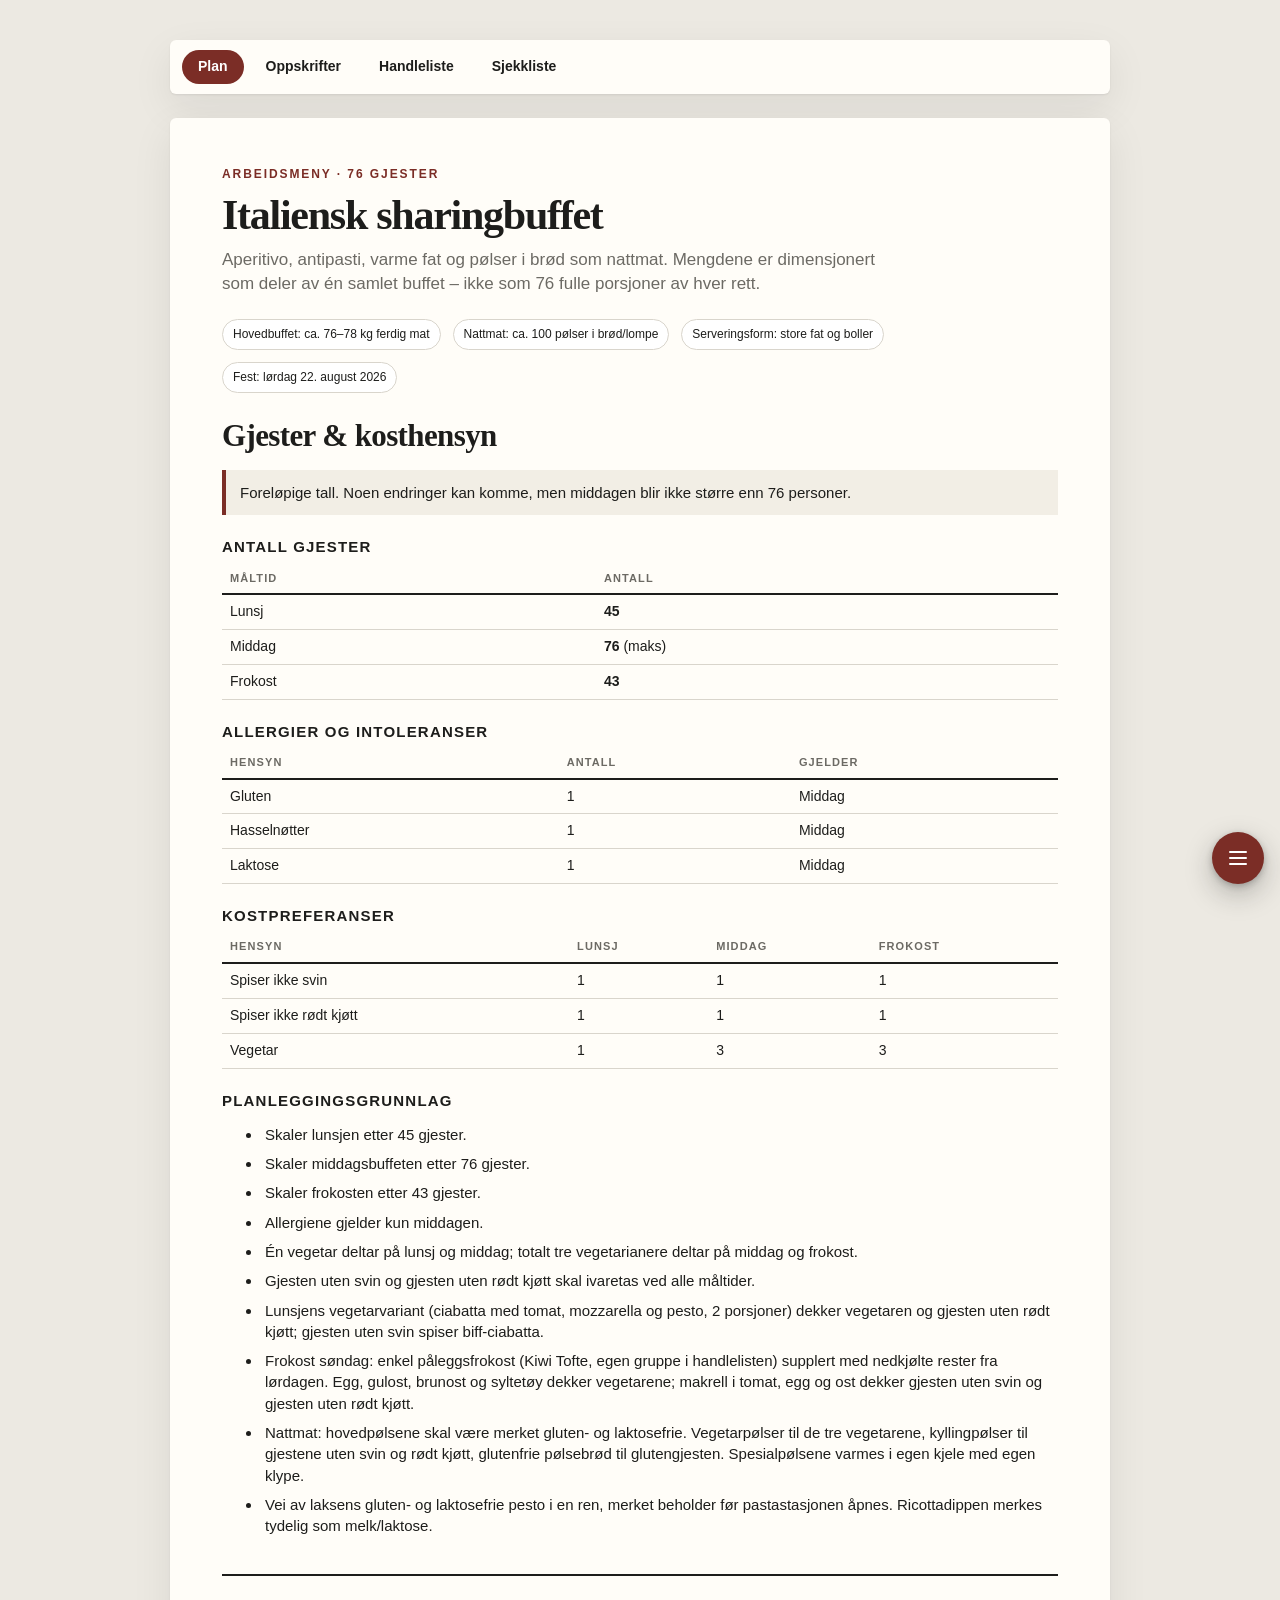
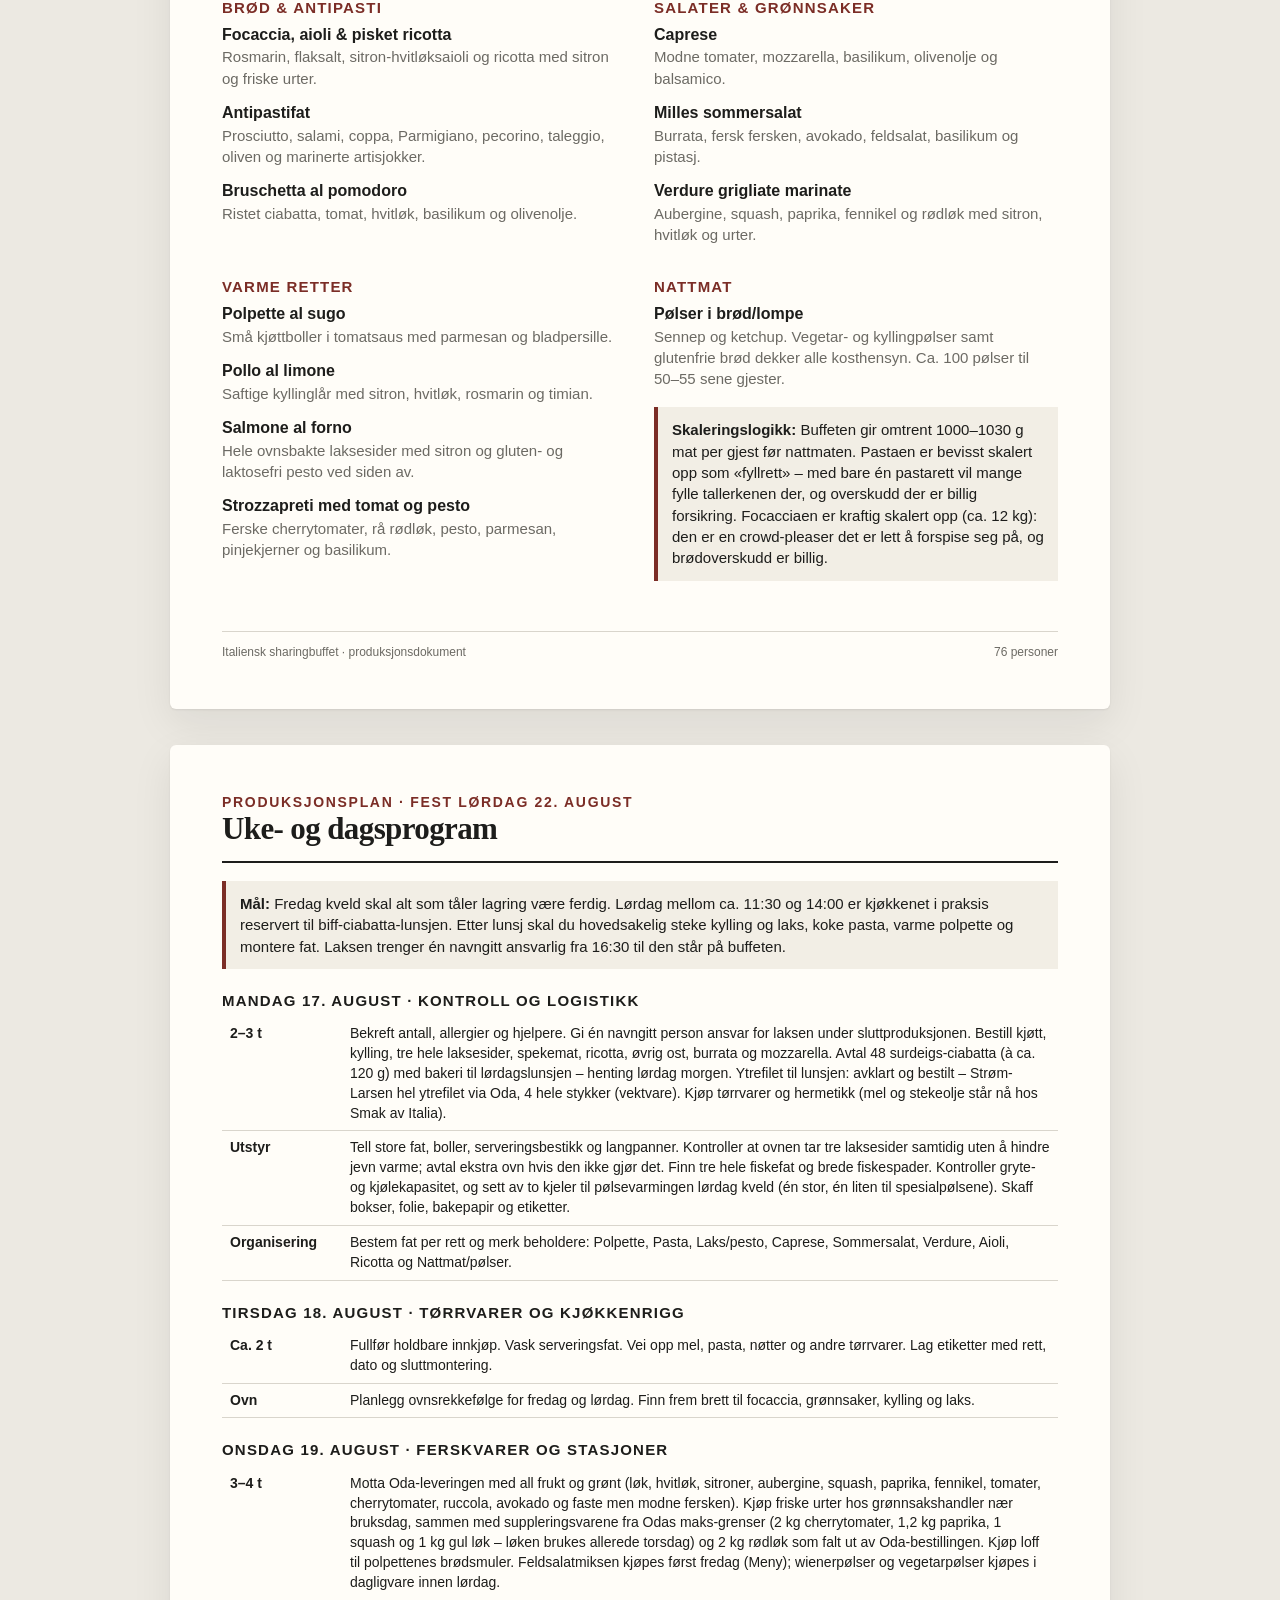
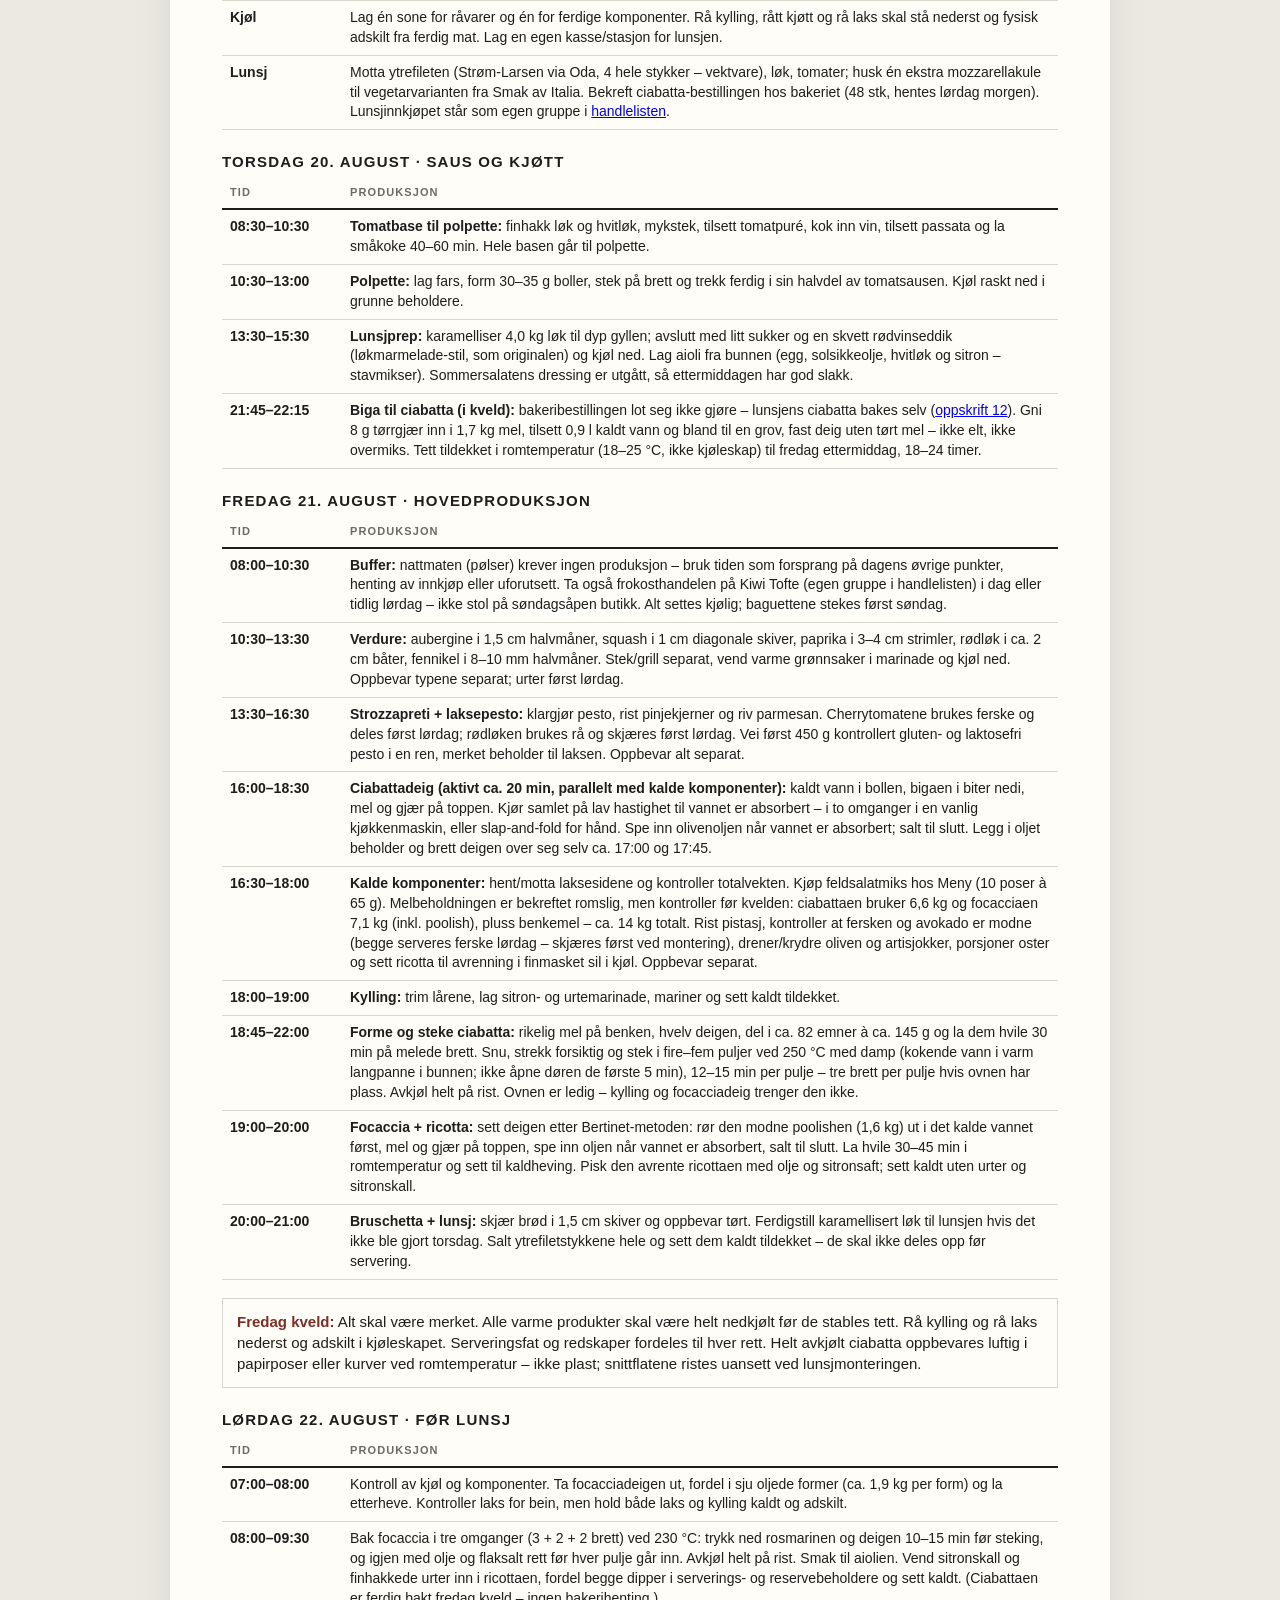
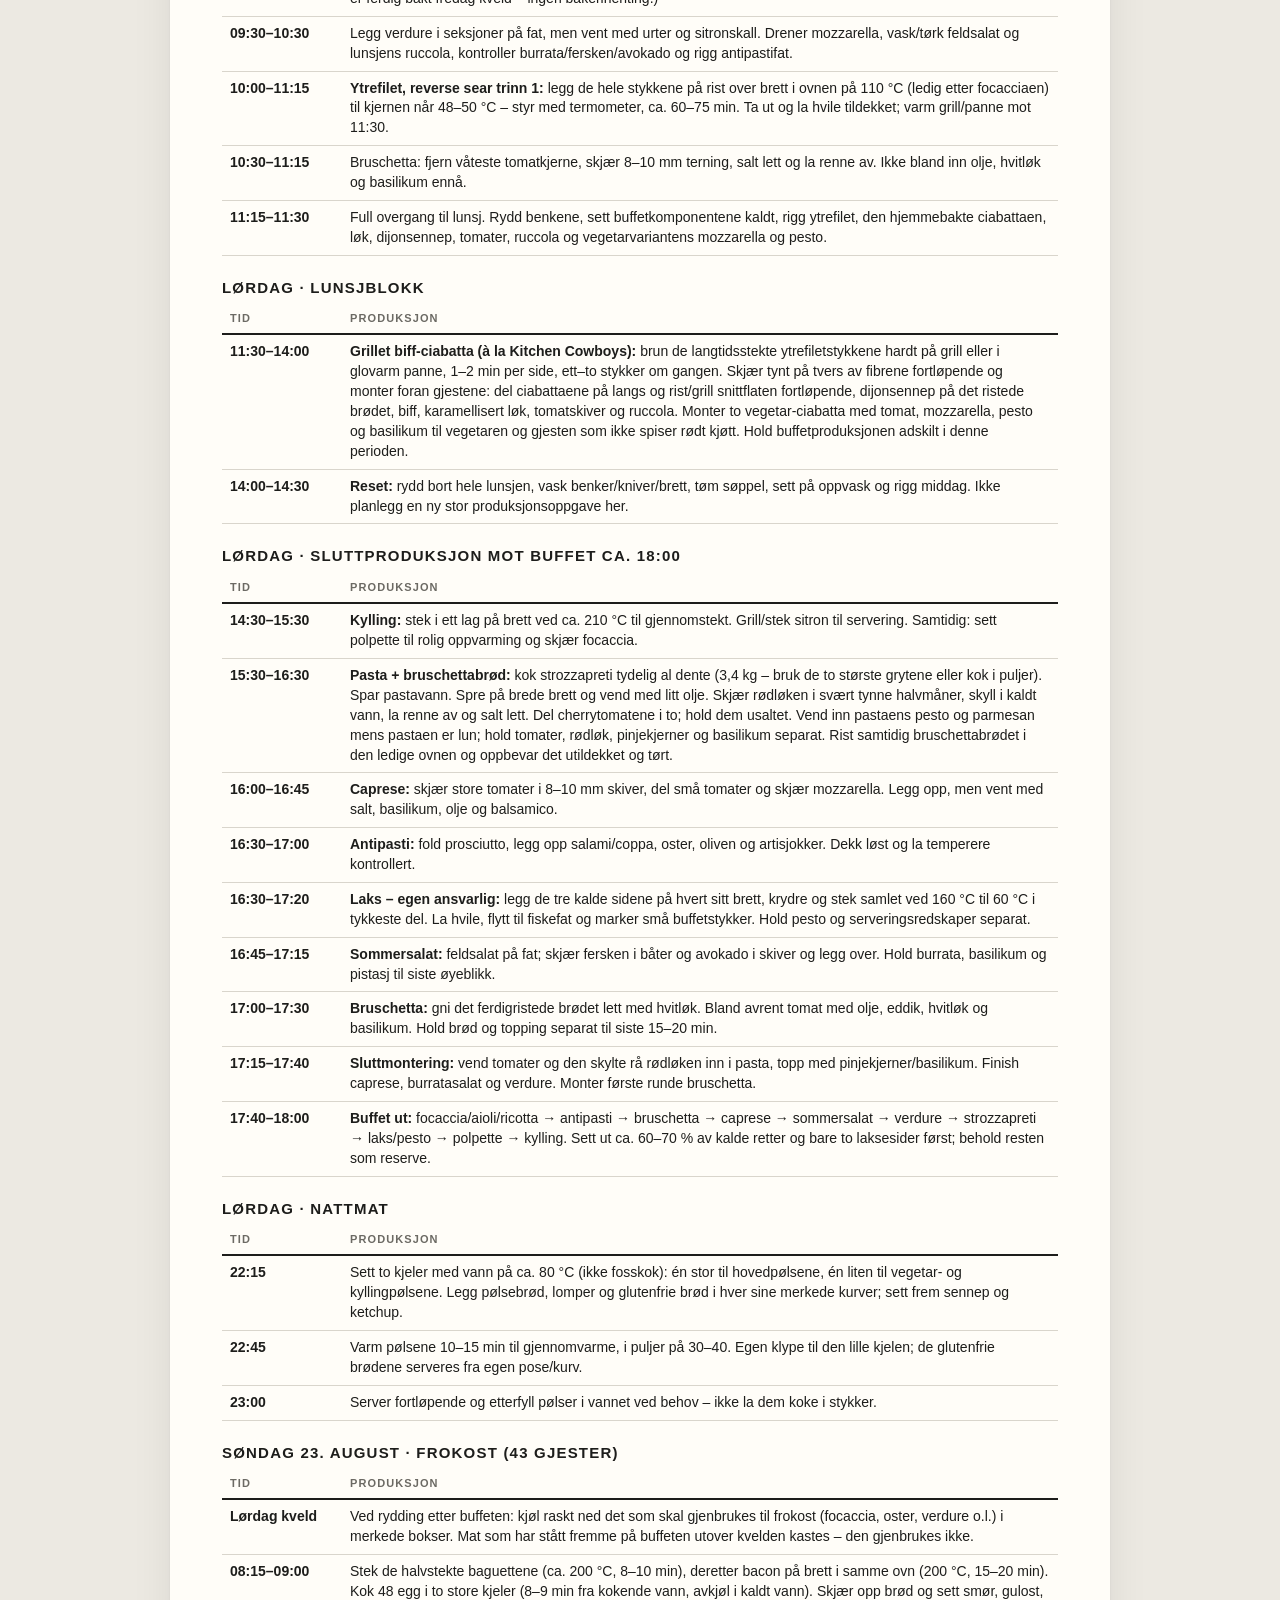
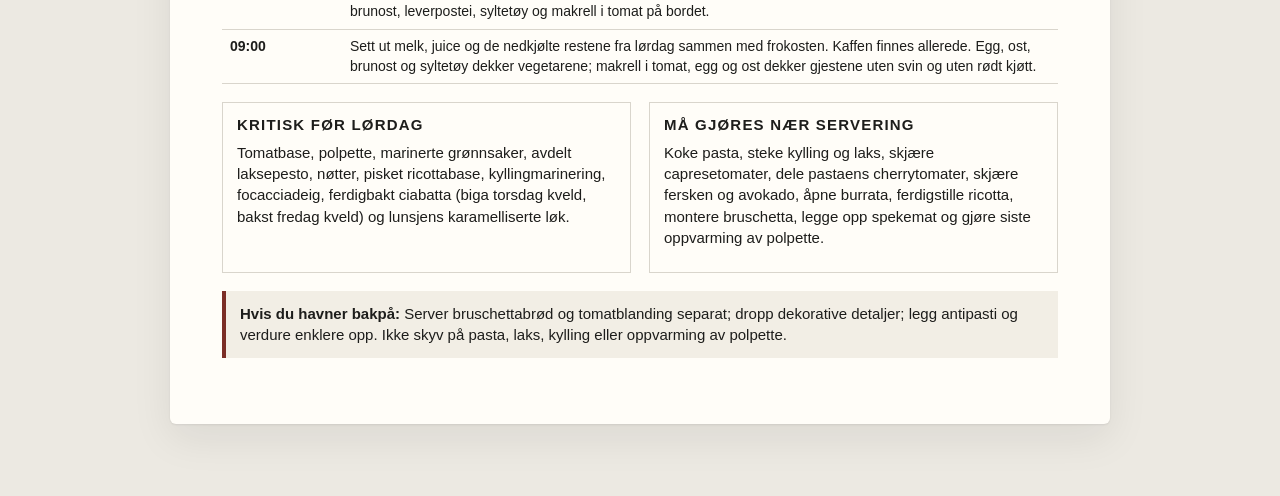
<file: index.html>
<!DOCTYPE html>
<html lang="nb">
  <head>
    <meta charset="utf-8" />
    <meta content="width=device-width, initial-scale=1" name="viewport" />
    <title>Italiensk sharingbuffet – plan for 76 personer</title>
    <link rel="stylesheet" href="styles.css" />
    <script src="nav.js" defer></script>
  </head>
  <body>
    <nav class="site-nav" aria-label="Sider">
      <a href="index.html" aria-current="page">Plan</a>
      <a href="oppskrifter.html">Oppskrifter</a>
      <a href="handleliste.html">Handleliste</a>
      <a href="sjekkliste.html">Sjekkliste</a>
    </nav>
    <main>
      <section class="cover">
        <div class="cover-header">
          <div class="kicker">Arbeidsmeny · 76 gjester</div>
          <h1>Italiensk sharingbuffet</h1>
          <p
            class="subhead">Aperitivo, antipasti, varme fat og pølser i brød som nattmat. Mengdene er dimensjonert som deler av én samlet buffet – ikke som 76 fulle porsjoner av hver rett.</p>
          <div class="meta-row">
            <span class="chip">Hovedbuffet: ca. 76–78 kg ferdig mat</span>
            <span class="chip">Nattmat: ca. 100 pølser i brød/lompe</span>
            <span class="chip">Serveringsform: store fat og boller</span>
            <span class="chip">Fest: lørdag 22. august 2026</span>
          </div>
          <section class="guest-overview">
            <h2>Gjester &amp; kosthensyn</h2>

            <p class="note">
    Foreløpige tall. Noen endringer kan komme, men middagen blir ikke større enn 76 personer.
  </p>

            <h3>Antall gjester</h3>
            <table>
              <thead>
                <tr>
                  <th>Måltid</th>
                  <th>Antall</th>
                </tr>
              </thead>
              <tbody>
                <tr>
                  <td>Lunsj</td>
                  <td><strong>45</strong></td>
                </tr>
                <tr>
                  <td>Middag</td>
                  <td><strong>76</strong> <span class="muted">(maks)</span></td>
                </tr>
                <tr>
                  <td>Frokost</td>
                  <td><strong>43</strong></td>
                </tr>
              </tbody>
            </table>

            <h3>Allergier og intoleranser</h3>
            <table>
              <thead>
                <tr>
                  <th>Hensyn</th>
                  <th>Antall</th>
                  <th>Gjelder</th>
                </tr>
              </thead>
              <tbody>
                <tr>
                  <td>Gluten</td>
                  <td>1</td>
                  <td>Middag</td>
                </tr>
                <tr>
                  <td>Hasselnøtter</td>
                  <td>1</td>
                  <td>Middag</td>
                </tr>
                <tr>
                  <td>Laktose</td>
                  <td>1</td>
                  <td>Middag</td>
                </tr>
              </tbody>
            </table>

            <h3>Kostpreferanser</h3>
            <table>
              <thead>
                <tr>
                  <th>Hensyn</th>
                  <th>Lunsj</th>
                  <th>Middag</th>
                  <th>Frokost</th>
                </tr>
              </thead>
              <tbody>
                <tr>
                  <td>Spiser ikke svin</td>
                  <td>1</td>
                  <td>1</td>
                  <td>1</td>
                </tr>
                <tr>
                  <td>Spiser ikke rødt kjøtt</td>
                  <td>1</td>
                  <td>1</td>
                  <td>1</td>
                </tr>
                <tr>
                  <td>Vegetar</td>
                  <td>1</td>
                  <td>3</td>
                  <td>3</td>
                </tr>
              </tbody>
            </table>

            <h3>Planleggingsgrunnlag</h3>
            <ul>
              <li>Skaler lunsjen etter 45 gjester.</li>
              <li>Skaler middagsbuffeten etter 76 gjester.</li>
              <li>Skaler frokosten etter 43 gjester.</li>
              <li>Allergiene gjelder kun middagen.</li>
              <li>Én vegetar deltar på lunsj og middag; totalt tre vegetarianere deltar på middag og frokost.</li>
              <li>Gjesten uten svin og gjesten uten rødt kjøtt skal ivaretas ved alle måltider.</li>
              <li>Lunsjens vegetarvariant (ciabatta med tomat, mozzarella og pesto, 2 porsjoner) dekker vegetaren og gjesten uten rødt kjøtt; gjesten uten svin spiser biff-ciabatta.</li>
              <li>Frokost søndag: enkel påleggsfrokost (Kiwi Tofte, egen gruppe i handlelisten) supplert med nedkjølte rester fra lørdagen. Egg, gulost, brunost og syltetøy dekker vegetarene; makrell i tomat, egg og ost dekker gjesten uten svin og gjesten uten rødt kjøtt.</li>
              <li>Nattmat: hovedpølsene skal være merket gluten- og laktosefrie. Vegetarpølser til de tre vegetarene, kyllingpølser til gjestene uten svin og rødt kjøtt, glutenfrie pølsebrød til glutengjesten. Spesialpølsene varmes i egen kjele med egen klype.</li>
              <li>Vei av laksens gluten- og laktosefrie pesto i en ren, merket beholder før pastastasjonen åpnes. Ricottadippen merkes tydelig som melk/laktose.</li>
            </ul>
          </section>
        </div>
        <div class="menu-grid">
          <div class="menu-group">
            <h3>Brød &amp; antipasti</h3>
            <p
              class="menu-item"><b>Focaccia, aioli &amp; pisket ricotta</b><span>Rosmarin, flaksalt, sitron-hvitløksaioli og ricotta med sitron og friske urter.</span></p>
            <p
              class="menu-item"><b>Antipastifat</b><span>Prosciutto, salami, coppa, Parmigiano, pecorino, taleggio, oliven og marinerte artisjokker.</span></p>
            <p
              class="menu-item"><b>Bruschetta al pomodoro</b><span>Ristet ciabatta, tomat, hvitløk, basilikum og olivenolje.</span></p>
          </div>
          <div class="menu-group">
            <h3>Salater &amp; grønnsaker</h3>
            <p
              class="menu-item"><b>Caprese</b><span>Modne tomater, mozzarella, basilikum, olivenolje og balsamico.</span></p>
            <p
              class="menu-item"><b>Milles sommersalat</b><span>Burrata, fersk fersken, avokado, feldsalat, basilikum og pistasj.</span></p>
            <p
              class="menu-item"><b>Verdure grigliate marinate</b><span>Aubergine, squash, paprika, fennikel og rødløk med sitron, hvitløk og urter.</span></p>
          </div>
          <div class="menu-group">
            <h3>Varme retter</h3>
            <p
              class="menu-item"><b>Polpette al sugo</b><span>Små kjøttboller i tomatsaus med parmesan og bladpersille.</span></p>
            <p
              class="menu-item"><b>Pollo al limone</b><span>Saftige kyllinglår med sitron, hvitløk, rosmarin og timian.</span></p>
            <p
              class="menu-item"><b>Salmone al forno</b><span>Hele ovnsbakte laksesider med sitron og gluten- og laktosefri pesto ved siden av.</span></p>
            <p
              class="menu-item"><b>Strozzapreti med tomat og pesto</b><span>Ferske cherrytomater, rå rødløk, pesto, parmesan, pinjekjerner og basilikum.</span></p>
          </div>
          <div class="menu-group">
            <h3>Nattmat</h3>
            <p
              class="menu-item"><b>Pølser i brød/lompe</b><span>Sennep og ketchup. Vegetar- og kyllingpølser samt glutenfrie brød dekker alle kosthensyn. Ca. 100 pølser til 50–55 sene gjester.</span></p>
            <div
              class="note"><strong>Skaleringslogikk:</strong> Buffeten gir omtrent 1000–1030 g mat per gjest før nattmaten. Pastaen er bevisst skalert opp som «fyllrett» – med bare én pastarett vil mange fylle tallerkenen der, og overskudd der er billig forsikring. Focacciaen er kraftig skalert opp (ca. 12 kg): den er en crowd-pleaser det er lett å forspise seg på, og brødoverskudd er billig.</div>
          </div>
        </div>
        <div
          class="cover-footer"><span>Italiensk sharingbuffet · produksjonsdokument</span><span>76 personer</span></div>
      </section>
<section class="workflow">
        <header class="dish-header">
          <div
            class="dish-number">PRODUKSJONSPLAN · FEST LØRDAG 22. AUGUST</div>
          <h2>Uke- og dagsprogram</h2>
        </header>
        <div
          class="note"><strong>Mål:</strong> Fredag kveld skal alt som tåler lagring være ferdig. Lørdag mellom ca. 11:30 og 14:00 er kjøkkenet i praksis reservert til biff-ciabatta-lunsjen. Etter lunsj skal du hovedsakelig steke kylling og laks, koke pasta, varme polpette og montere fat. Laksen trenger én navngitt ansvarlig fra 16:30 til den står på buffeten.</div>

        <h3>Mandag 17. august · kontroll og logistikk</h3>
        <table>
          <tbody>
            <tr>
              <td class="qty">2–3 t</td>
              <td>Bekreft antall, allergier og hjelpere. Gi én navngitt person ansvar for laksen under sluttproduksjonen. Bestill kjøtt, kylling, tre hele laksesider, spekemat, ricotta, øvrig ost, burrata og mozzarella. Avtal 48 surdeigs-ciabatta (à ca. 120 g) med bakeri til lørdagslunsjen – henting lørdag morgen. Ytrefilet til lunsjen: avklart og bestilt – Strøm-Larsen hel ytrefilet via Oda, 4 hele stykker (vektvare). Kjøp tørrvarer og hermetikk (mel og stekeolje står nå hos Smak av Italia).</td>
            </tr>
            <tr>
              <td class="qty">Utstyr</td>
              <td>Tell store fat, boller, serveringsbestikk og langpanner. Kontroller at ovnen tar tre laksesider samtidig uten å hindre jevn varme; avtal ekstra ovn hvis den ikke gjør det. Finn tre hele fiskefat og brede fiskespader. Kontroller gryte- og kjølekapasitet, og sett av to kjeler til pølsevarmingen lørdag kveld (én stor, én liten til spesialpølsene). Skaff bokser, folie, bakepapir og etiketter.</td>
            </tr>
            <tr>
              <td class="qty">Organisering</td>
              <td>Bestem fat per rett og merk beholdere: Polpette, Pasta, Laks/pesto, Caprese, Sommersalat, Verdure, Aioli, Ricotta og Nattmat/pølser.</td>
            </tr>
          </tbody>
        </table>

        <h3>Tirsdag 18. august · tørrvarer og kjøkkenrigg</h3>
        <table>
          <tbody>
            <tr>
              <td class="qty">Ca. 2 t</td>
              <td>Fullfør holdbare innkjøp. Vask serveringsfat. Vei opp mel, pasta, nøtter og andre tørrvarer. Lag etiketter med rett, dato og sluttmontering.</td>
            </tr>
            <tr>
              <td class="qty">Ovn</td>
              <td>Planlegg ovnsrekkefølge for fredag og lørdag. Finn frem brett til focaccia, grønnsaker, kylling og laks.</td>
            </tr>
          </tbody>
        </table>

        <h3>Onsdag 19. august · ferskvarer og stasjoner</h3>
        <table>
          <tbody>
            <tr>
              <td class="qty">3–4 t</td>
              <td>Motta Oda-leveringen med all frukt og grønt (løk, hvitløk, sitroner, aubergine, squash, paprika, fennikel, tomater, cherrytomater, ruccola, avokado og faste men modne fersken). Kjøp friske urter hos grønnsakshandler nær bruksdag, sammen med suppleringsvarene fra Odas maks-grenser (2 kg cherrytomater, 1,2 kg paprika, 1 squash og 1 kg gul løk – løken brukes allerede torsdag) og 2 kg rødløk som falt ut av Oda-bestillingen. Kjøp loff til polpettenes brødsmuler. Feldsalatmiksen kjøpes først fredag (Meny); wienerpølser og vegetarpølser kjøpes i dagligvare innen lørdag.</td>
            </tr>
            <tr>
              <td class="qty">Kjøl</td>
              <td>Lag én sone for råvarer og én for ferdige komponenter. Rå kylling, rått kjøtt og rå laks skal stå nederst og fysisk adskilt fra ferdig mat. Lag en egen kasse/stasjon for lunsjen.</td>
            </tr>
            <tr>
              <td class="qty">Lunsj</td>
              <td>Motta ytrefileten (Strøm-Larsen via Oda, 4 hele stykker – vektvare), løk, tomater; husk én ekstra mozzarellakule til vegetarvarianten fra Smak av Italia. Bekreft ciabatta-bestillingen hos bakeriet (48 stk, hentes lørdag morgen). Lunsjinnkjøpet står som egen gruppe i <a href="handleliste.html">handlelisten</a>.</td>
            </tr>
          </tbody>
        </table>

        <h3>Torsdag 20. august · saus og kjøtt</h3>
        <table>
          <thead>
            <tr>
              <th>Tid</th>
              <th>Produksjon</th>
            </tr>
          </thead>
          <tbody>
            <tr>
              <td class="qty">08:30–10:30</td>
              <td><strong>Tomatbase til polpette:</strong> finhakk løk og hvitløk, mykstek, tilsett tomatpuré, kok inn vin, tilsett passata og la småkoke 40–60 min. Hele basen går til polpette.</td>
            </tr>
            <tr>
              <td class="qty">10:30–13:00</td>
              <td><strong>Polpette:</strong> lag fars, form 30–35 g boller, stek på brett og trekk ferdig i sin halvdel av tomatsausen. Kjøl raskt ned i grunne beholdere.</td>
            </tr>
            <tr>
              <td class="qty">13:30–15:30</td>
              <td><strong>Lunsjprep:</strong> karamelliser 4,0 kg løk til dyp gyllen; avslutt med litt sukker og en skvett rødvinseddik (løkmarmelade-stil, som originalen) og kjøl ned. Lag aioli fra bunnen (egg, solsikkeolje, hvitløk og sitron – stavmikser). Sommersalatens dressing er utgått, så ettermiddagen har god slakk.</td>
            </tr>
            <tr>
              <td class="qty">21:45–22:15</td>
              <td><strong>Biga til ciabatta (i kveld):</strong> bakeribestillingen lot seg ikke gjøre – lunsjens ciabatta bakes selv (<a href="oppskrifter.html#dish-12">oppskrift 12</a>). Gni 8 g tørrgjær inn i 1,7 kg mel, tilsett 0,9 l kaldt vann og bland til en grov, fast deig uten tørt mel – ikke elt, ikke overmiks. Tett tildekket i romtemperatur (18–25 °C, ikke kjøleskap) til fredag ettermiddag, 18–24 timer.</td>
            </tr>
          </tbody>
        </table>

        <h3>Fredag 21. august · hovedproduksjon</h3>
        <table>
          <thead>
            <tr>
              <th>Tid</th>
              <th>Produksjon</th>
            </tr>
          </thead>
          <tbody>
            <tr>
              <td class="qty">08:00–10:30</td>
              <td><strong>Buffer:</strong> nattmaten (pølser) krever ingen produksjon – bruk tiden som forsprang på dagens øvrige punkter, henting av innkjøp eller uforutsett. Ta også frokosthandelen på Kiwi Tofte (egen gruppe i handlelisten) i dag eller tidlig lørdag – ikke stol på søndagsåpen butikk. Alt settes kjølig; baguettene stekes først søndag.</td>
            </tr>
            <tr>
              <td class="qty">10:30–13:30</td>
              <td><strong>Verdure:</strong> aubergine i 1,5 cm halvmåner, squash i 1 cm diagonale skiver, paprika i 3–4 cm strimler, rødløk i ca. 2 cm båter, fennikel i 8–10 mm halvmåner. Stek/grill separat, vend varme grønnsaker i marinade og kjøl ned. Oppbevar typene separat; urter først lørdag.</td>
            </tr>
            <tr>
              <td class="qty">13:30–16:30</td>
              <td><strong>Strozzapreti + laksepesto:</strong> klargjør pesto, rist pinjekjerner og riv parmesan. Cherrytomatene brukes ferske og deles først lørdag; rødløken brukes rå og skjæres først lørdag. Vei først 450 g kontrollert gluten- og laktosefri pesto i en ren, merket beholder til laksen. Oppbevar alt separat.</td>
            </tr>
            <tr>
              <td class="qty">16:00–18:30</td>
              <td><strong>Ciabattadeig (aktivt ca. 20 min, parallelt med kalde komponenter):</strong> kaldt vann i bollen, bigaen i biter nedi, mel og gjær på toppen. Kjør samlet på lav hastighet til vannet er absorbert – i to omganger i en vanlig kjøkkenmaskin, eller slap-and-fold for hånd. Spe inn olivenoljen når vannet er absorbert; salt til slutt. Legg i oljet beholder og brett deigen over seg selv ca. 17:00 og 17:45.</td>
            </tr>
            <tr>
              <td class="qty">16:30–18:00</td>
              <td><strong>Kalde komponenter:</strong> hent/motta laksesidene og kontroller totalvekten. Kjøp feldsalatmiks hos Meny (10 poser à 65 g). Melbeholdningen er bekreftet romslig, men kontroller før kvelden: ciabattaen bruker 6,6 kg og focacciaen 7,1 kg (inkl. poolish), pluss benkemel – ca. 14 kg totalt. Rist pistasj, kontroller at fersken og avokado er modne (begge serveres ferske lørdag – skjæres først ved montering), drener/krydre oliven og artisjokker, porsjoner oster og sett ricotta til avrenning i finmasket sil i kjøl. Oppbevar separat.</td>
            </tr>
            <tr>
              <td class="qty">18:00–19:00</td>
              <td><strong>Kylling:</strong> trim lårene, lag sitron- og urtemarinade, mariner og sett kaldt tildekket.</td>
            </tr>
            <tr>
              <td class="qty">18:45–22:00</td>
              <td><strong>Forme og steke ciabatta:</strong> rikelig mel på benken, hvelv deigen, del i ca. 82 emner à ca. 145 g og la dem hvile 30 min på melede brett. Snu, strekk forsiktig og stek i fire–fem puljer ved 250 °C med damp (kokende vann i varm langpanne i bunnen; ikke åpne døren de første 5 min), 12–15 min per pulje – tre brett per pulje hvis ovnen har plass. Avkjøl helt på rist. Ovnen er ledig – kylling og focacciadeig trenger den ikke.</td>
            </tr>
            <tr>
              <td class="qty">19:00–20:00</td>
              <td><strong>Focaccia + ricotta:</strong> sett deigen etter Bertinet-metoden: rør den modne poolishen (1,6 kg) ut i det kalde vannet først, mel og gjær på toppen, spe inn oljen når vannet er absorbert, salt til slutt. La hvile 30–45 min i romtemperatur og sett til kaldheving. Pisk den avrente ricottaen med olje og sitronsaft; sett kaldt uten urter og sitronskall.</td>
            </tr>
            <tr>
              <td class="qty">20:00–21:00</td>
              <td><strong>Bruschetta + lunsj:</strong> skjær brød i 1,5 cm skiver og oppbevar tørt. Ferdigstill karamellisert løk til lunsjen hvis det ikke ble gjort torsdag. Salt ytrefiletstykkene hele og sett dem kaldt tildekket – de skal ikke deles opp før servering.</td>
            </tr>
          </tbody>
        </table>
        <div
          class="tip"><strong>Fredag kveld:</strong> Alt skal være merket. Alle varme produkter skal være helt nedkjølt før de stables tett. Rå kylling og rå laks nederst og adskilt i kjøleskapet. Serveringsfat og redskaper fordeles til hver rett. Helt avkjølt ciabatta oppbevares luftig i papirposer eller kurver ved romtemperatur – ikke plast; snittflatene ristes uansett ved lunsjmonteringen.</div>

        <h3>Lørdag 22. august · før lunsj</h3>
        <table>
          <thead>
            <tr>
              <th>Tid</th>
              <th>Produksjon</th>
            </tr>
          </thead>
          <tbody>
            <tr>
              <td class="qty">07:00–08:00</td>
              <td>Kontroll av kjøl og komponenter. Ta focacciadeigen ut, fordel i sju oljede former (ca. 1,9 kg per form) og la etterheve. Kontroller laks for bein, men hold både laks og kylling kaldt og adskilt.</td>
            </tr>
            <tr>
              <td class="qty">08:00–09:30</td>
              <td>Bak focaccia i tre omganger (3 + 2 + 2 brett) ved 230 °C: trykk ned rosmarinen og deigen 10–15 min før steking, og igjen med olje og flaksalt rett før hver pulje går inn. Avkjøl helt på rist. Smak til aiolien. Vend sitronskall og finhakkede urter inn i ricottaen, fordel begge dipper i serverings- og reservebeholdere og sett kaldt. (Ciabattaen er ferdig bakt fredag kveld – ingen bakerihenting.)</td>
            </tr>
            <tr>
              <td class="qty">09:30–10:30</td>
              <td>Legg verdure i seksjoner på fat, men vent med urter og sitronskall. Drener mozzarella, vask/tørk feldsalat og lunsjens ruccola, kontroller burrata/fersken/avokado og rigg antipastifat.</td>
            </tr>
            <tr>
              <td class="qty">10:00–11:15</td>
              <td><strong>Ytrefilet, reverse sear trinn 1:</strong> legg de hele stykkene på rist over brett i ovnen på 110 °C (ledig etter focacciaen) til kjernen når 48–50 °C – styr med termometer, ca. 60–75 min. Ta ut og la hvile tildekket; varm grill/panne mot 11:30.</td>
            </tr>
            <tr>
              <td class="qty">10:30–11:15</td>
              <td>Bruschetta: fjern våteste tomatkjerne, skjær 8–10 mm terning, salt lett og la renne av. Ikke bland inn olje, hvitløk og basilikum ennå.</td>
            </tr>
            <tr>
              <td class="qty">11:15–11:30</td>
              <td>Full overgang til lunsj. Rydd benkene, sett buffetkomponentene kaldt, rigg ytrefilet, den hjemmebakte ciabattaen, løk, dijonsennep, tomater, ruccola og vegetarvariantens mozzarella og pesto.</td>
            </tr>
          </tbody>
        </table>

        <h3>Lørdag · lunsjblokk</h3>
        <table>
          <thead>
            <tr>
              <th>Tid</th>
              <th>Produksjon</th>
            </tr>
          </thead>
          <tbody>
            <tr>
              <td class="qty">11:30–14:00</td>
              <td><strong>Grillet biff-ciabatta (à la Kitchen Cowboys):</strong> brun de langtidsstekte ytrefiletstykkene hardt på grill eller i glovarm panne, 1–2 min per side, ett–to stykker om gangen. Skjær tynt på tvers av fibrene fortløpende og monter foran gjestene: del ciabattaene på langs og rist/grill snittflaten fortløpende, dijonsennep på det ristede brødet, biff, karamellisert løk, tomatskiver og ruccola. Monter to vegetar-ciabatta med tomat, mozzarella, pesto og basilikum til vegetaren og gjesten som ikke spiser rødt kjøtt. Hold buffetproduksjonen adskilt i denne perioden.</td>
            </tr>
            <tr>
              <td class="qty">14:00–14:30</td>
              <td><strong>Reset:</strong> rydd bort hele lunsjen, vask benker/kniver/brett, tøm søppel, sett på oppvask og rigg middag. Ikke planlegg en ny stor produksjonsoppgave her.</td>
            </tr>
          </tbody>
        </table>

        <h3>Lørdag · sluttproduksjon mot buffet ca. 18:00</h3>
        <table>
          <thead>
            <tr>
              <th>Tid</th>
              <th>Produksjon</th>
            </tr>
          </thead>
          <tbody>
            <tr>
              <td class="qty">14:30–15:30</td>
              <td><strong>Kylling:</strong> stek i ett lag på brett ved ca. 210 °C til gjennomstekt. Grill/stek sitron til servering. Samtidig: sett polpette til rolig oppvarming og skjær focaccia.</td>
            </tr>
            <tr>
              <td class="qty">15:30–16:30</td>
              <td><strong>Pasta + bruschettabrød:</strong> kok strozzapreti tydelig al dente (3,4 kg – bruk de to største grytene eller kok i puljer). Spar pastavann. Spre på brede brett og vend med litt olje. Skjær rødløken i svært tynne halvmåner, skyll i kaldt vann, la renne av og salt lett. Del cherrytomatene i to; hold dem usaltet. Vend inn pastaens pesto og parmesan mens pastaen er lun; hold tomater, rødløk, pinjekjerner og basilikum separat. Rist samtidig bruschettabrødet i den ledige ovnen og oppbevar det utildekket og tørt.</td>
            </tr>
            <tr>
              <td class="qty">16:00–16:45</td>
              <td><strong>Caprese:</strong> skjær store tomater i 8–10 mm skiver, del små tomater og skjær mozzarella. Legg opp, men vent med salt, basilikum, olje og balsamico.</td>
            </tr>
            <tr>
              <td class="qty">16:30–17:00</td>
              <td><strong>Antipasti:</strong> fold prosciutto, legg opp salami/coppa, oster, oliven og artisjokker. Dekk løst og la temperere kontrollert.</td>
            </tr>
            <tr>
              <td class="qty">16:30–17:20</td>
              <td><strong>Laks – egen ansvarlig:</strong> legg de tre kalde sidene på hvert sitt brett, krydre og stek samlet ved 160 °C til 60 °C i tykkeste del. La hvile, flytt til fiskefat og marker små buffetstykker. Hold pesto og serveringsredskaper separat.</td>
            </tr>
            <tr>
              <td class="qty">16:45–17:15</td>
              <td><strong>Sommersalat:</strong> feldsalat på fat; skjær fersken i båter og avokado i skiver og legg over. Hold burrata, basilikum og pistasj til siste øyeblikk.</td>
            </tr>
            <tr>
              <td class="qty">17:00–17:30</td>
              <td><strong>Bruschetta:</strong> gni det ferdigristede brødet lett med hvitløk. Bland avrent tomat med olje, eddik, hvitløk og basilikum. Hold brød og topping separat til siste 15–20 min.</td>
            </tr>
            <tr>
              <td class="qty">17:15–17:40</td>
              <td><strong>Sluttmontering:</strong> vend tomater og den skylte rå rødløken inn i pasta, topp med pinjekjerner/basilikum. Finish caprese, burratasalat og verdure. Monter første runde bruschetta.</td>
            </tr>
            <tr>
              <td class="qty">17:40–18:00</td>
              <td><strong>Buffet ut:</strong> focaccia/aioli/ricotta → antipasti → bruschetta → caprese → sommersalat → verdure → strozzapreti → laks/pesto → polpette → kylling. Sett ut ca. 60–70 % av kalde retter og bare to laksesider først; behold resten som reserve.</td>
            </tr>
          </tbody>
        </table>

        <h3>Lørdag · nattmat</h3>
        <table>
          <thead>
            <tr>
              <th>Tid</th>
              <th>Produksjon</th>
            </tr>
          </thead>
          <tbody>
            <tr>
              <td class="qty">22:15</td>
              <td>Sett to kjeler med vann på ca. 80 °C (ikke fosskok): én stor til hovedpølsene, én liten til vegetar- og kyllingpølsene. Legg pølsebrød, lomper og glutenfrie brød i hver sine merkede kurver; sett frem sennep og ketchup.</td>
            </tr>
            <tr>
              <td class="qty">22:45</td>
              <td>Varm pølsene 10–15 min til gjennomvarme, i puljer på 30–40. Egen klype til den lille kjelen; de glutenfrie brødene serveres fra egen pose/kurv.</td>
            </tr>
            <tr>
              <td class="qty">23:00</td>
              <td>Server fortløpende og etterfyll pølser i vannet ved behov – ikke la dem koke i stykker.</td>
            </tr>
          </tbody>
        </table>

        <h3>Søndag 23. august · frokost (43 gjester)</h3>
        <table>
          <thead>
            <tr>
              <th>Tid</th>
              <th>Produksjon</th>
            </tr>
          </thead>
          <tbody>
            <tr>
              <td class="qty">Lørdag kveld</td>
              <td>Ved rydding etter buffeten: kjøl raskt ned det som skal gjenbrukes til frokost (focaccia, oster, verdure o.l.) i merkede bokser. Mat som har stått fremme på buffeten utover kvelden kastes – den gjenbrukes ikke.</td>
            </tr>
            <tr>
              <td class="qty">08:15–09:00</td>
              <td>Stek de halvstekte baguettene (ca. 200 °C, 8–10 min), deretter bacon på brett i samme ovn (200 °C, 15–20 min). Kok 48 egg i to store kjeler (8–9 min fra kokende vann, avkjøl i kaldt vann). Skjær opp brød og sett smør, gulost, brunost, leverpostei, syltetøy og makrell i tomat på bordet.</td>
            </tr>
            <tr>
              <td class="qty">09:00</td>
              <td>Sett ut melk, juice og de nedkjølte restene fra lørdag sammen med frokosten. Kaffen finnes allerede. Egg, ost, brunost og syltetøy dekker vegetarene; makrell i tomat, egg og ost dekker gjestene uten svin og uten rødt kjøtt.</td>
            </tr>
          </tbody>
        </table>

        <div class="workflow-grid">
          <div class="workflow-card">
            <h3>Kritisk før lørdag</h3>
            <p>Tomatbase, polpette, marinerte grønnsaker, avdelt laksepesto, nøtter, pisket ricottabase, kyllingmarinering, focacciadeig, ferdigbakt ciabatta (biga torsdag kveld, bakst fredag kveld) og lunsjens karamelliserte løk.</p>
          </div>
          <div class="workflow-card">
            <h3>Må gjøres nær servering</h3>
            <p>Koke pasta, steke kylling og laks, skjære capresetomater, dele pastaens cherrytomater, skjære fersken og avokado, åpne burrata, ferdigstille ricotta, montere bruschetta, legge opp spekemat og gjøre siste oppvarming av polpette.</p>
          </div>
        </div>
        <div
          class="note"><strong>Hvis du havner bakpå:</strong> Server bruschettabrød og tomatblanding separat; dropp dekorative detaljer; legg antipasti og verdure enklere opp. Ikke skyv på pasta, laks, kylling eller oppvarming av polpette.</div>
      </section>
    </main>
  </body>
</html>
</file>
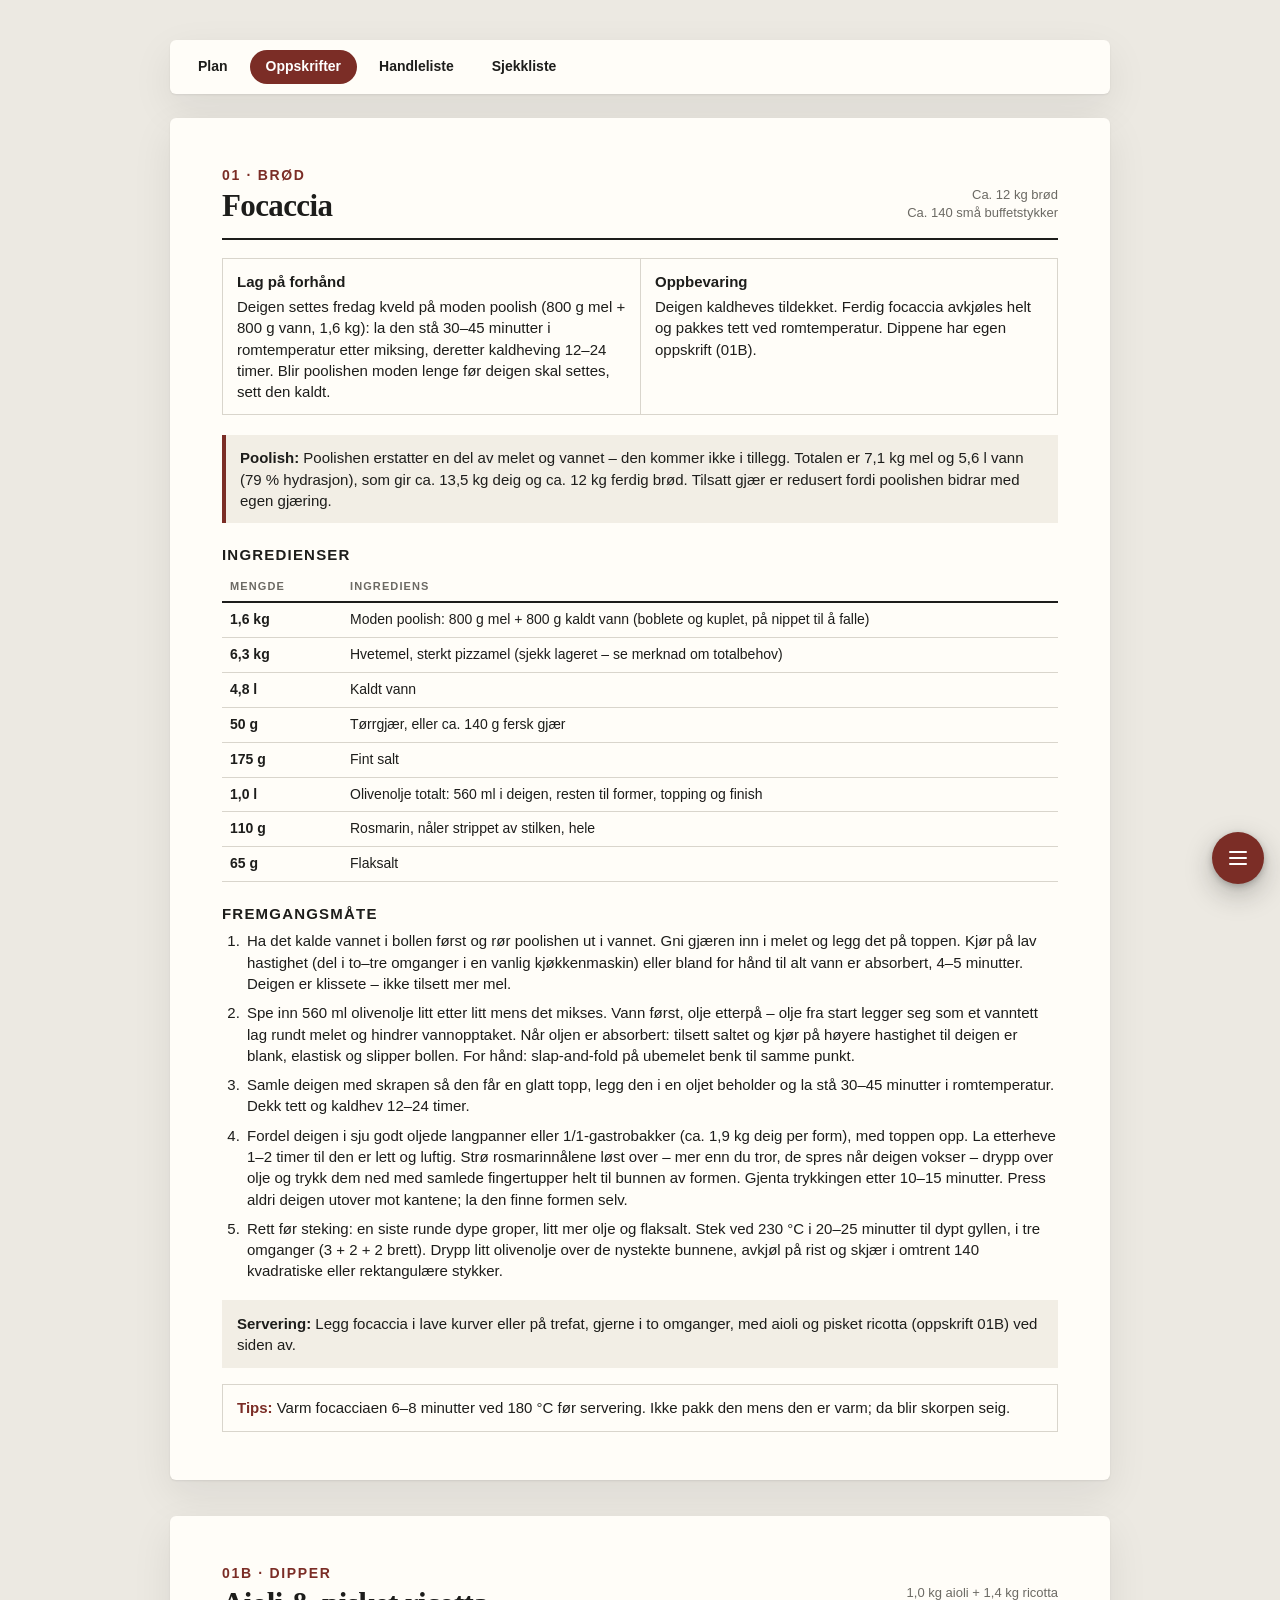
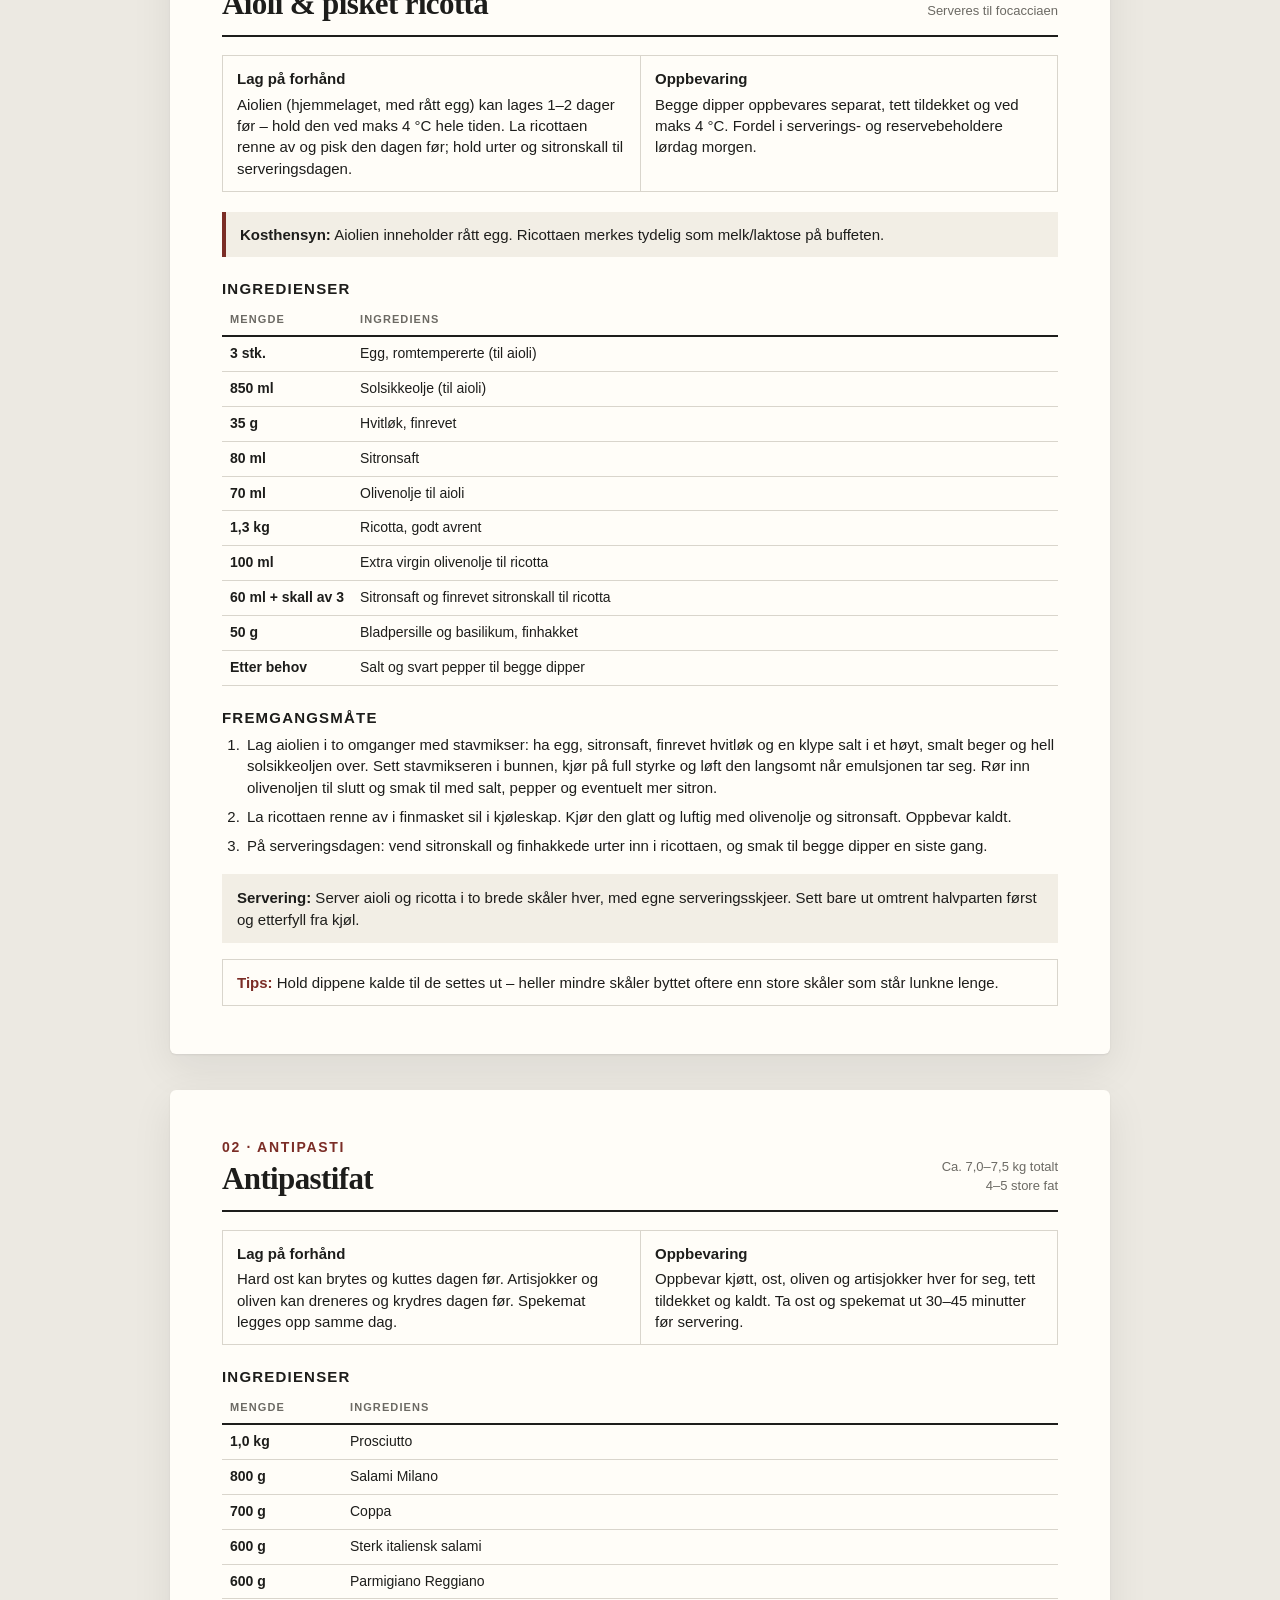
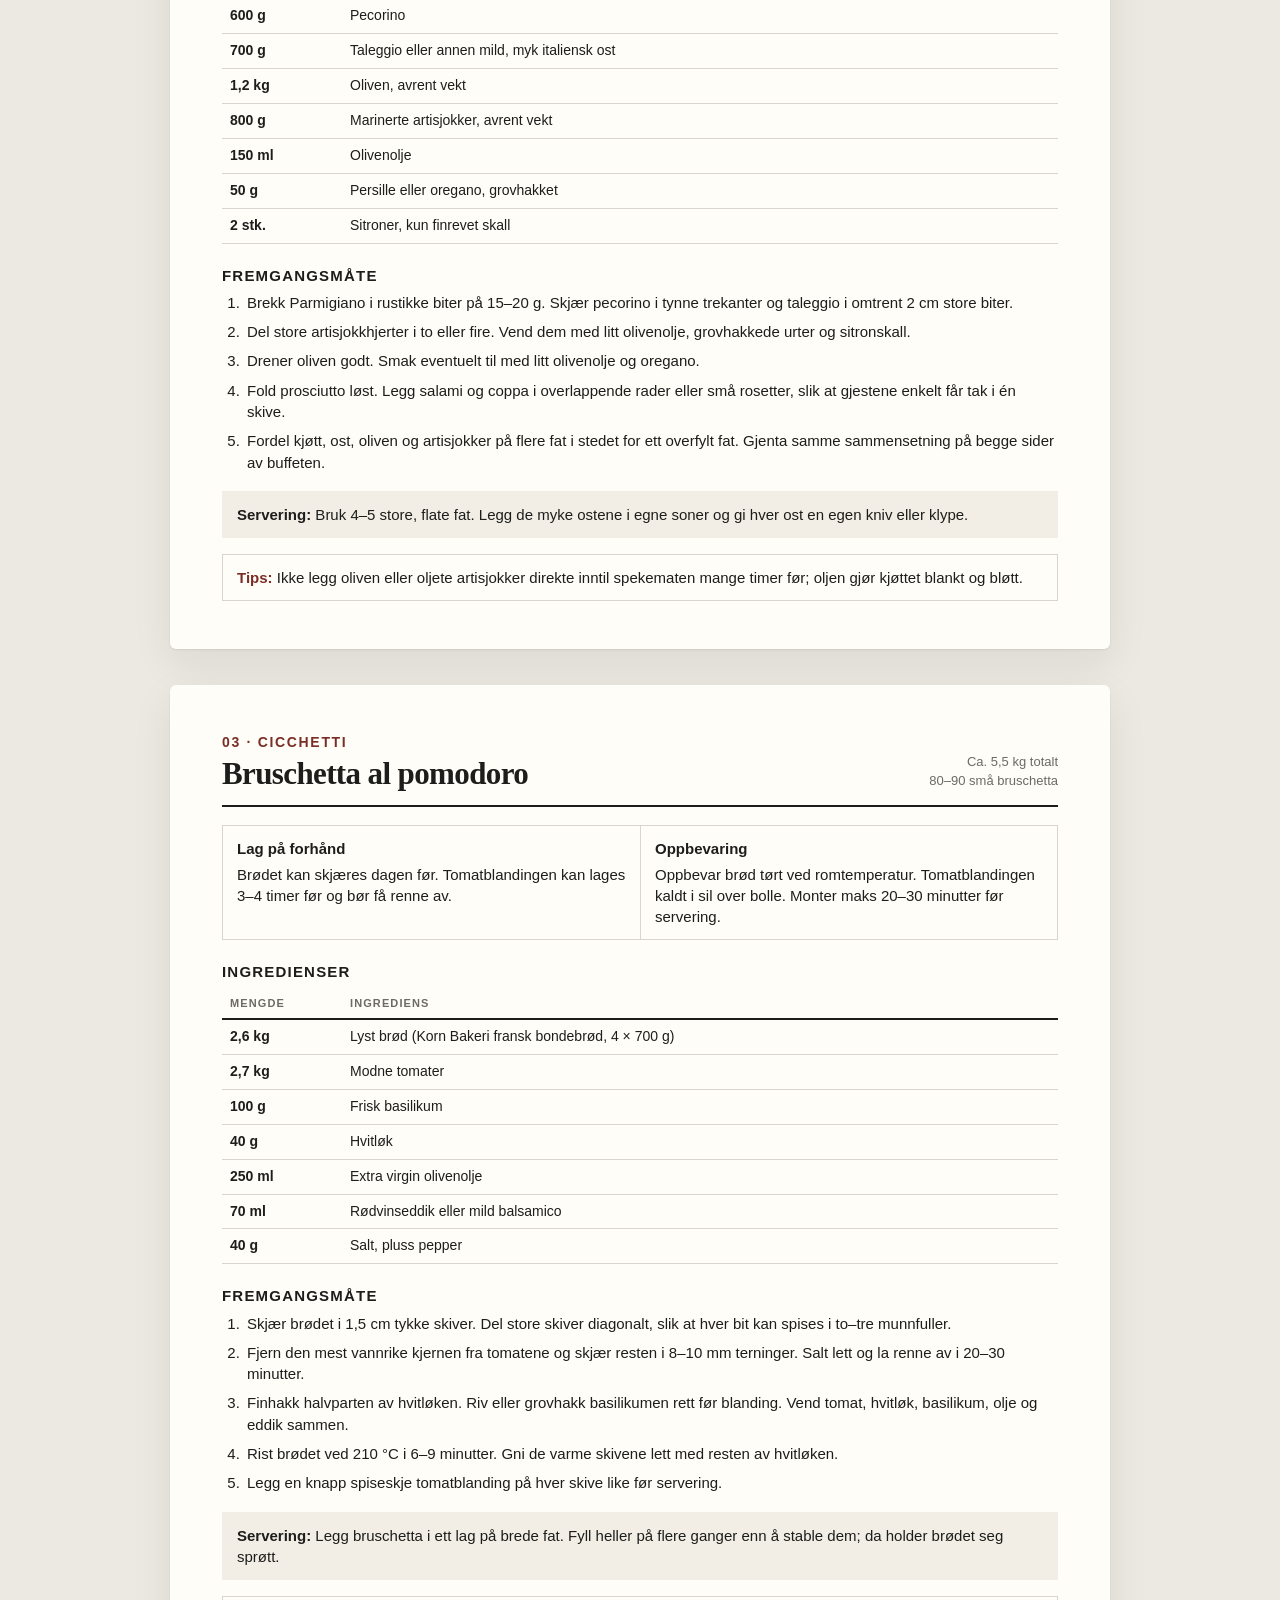
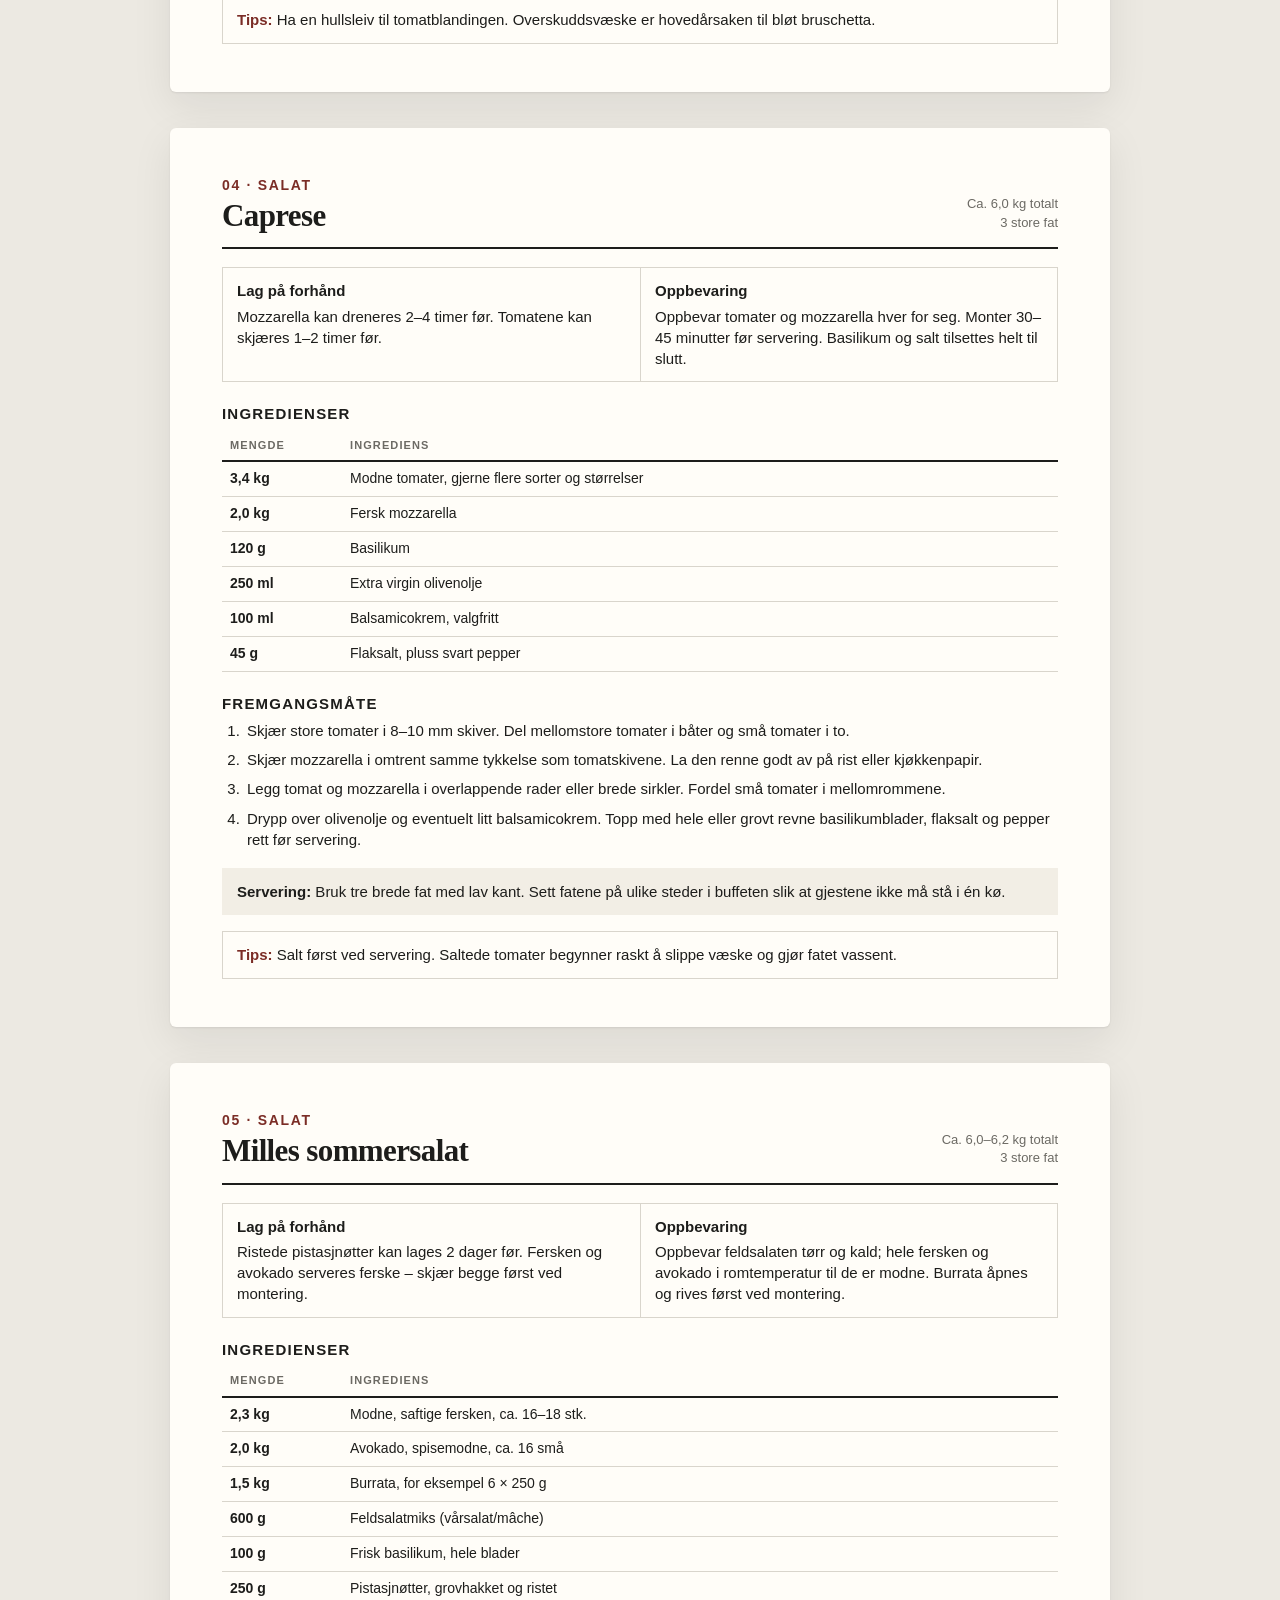
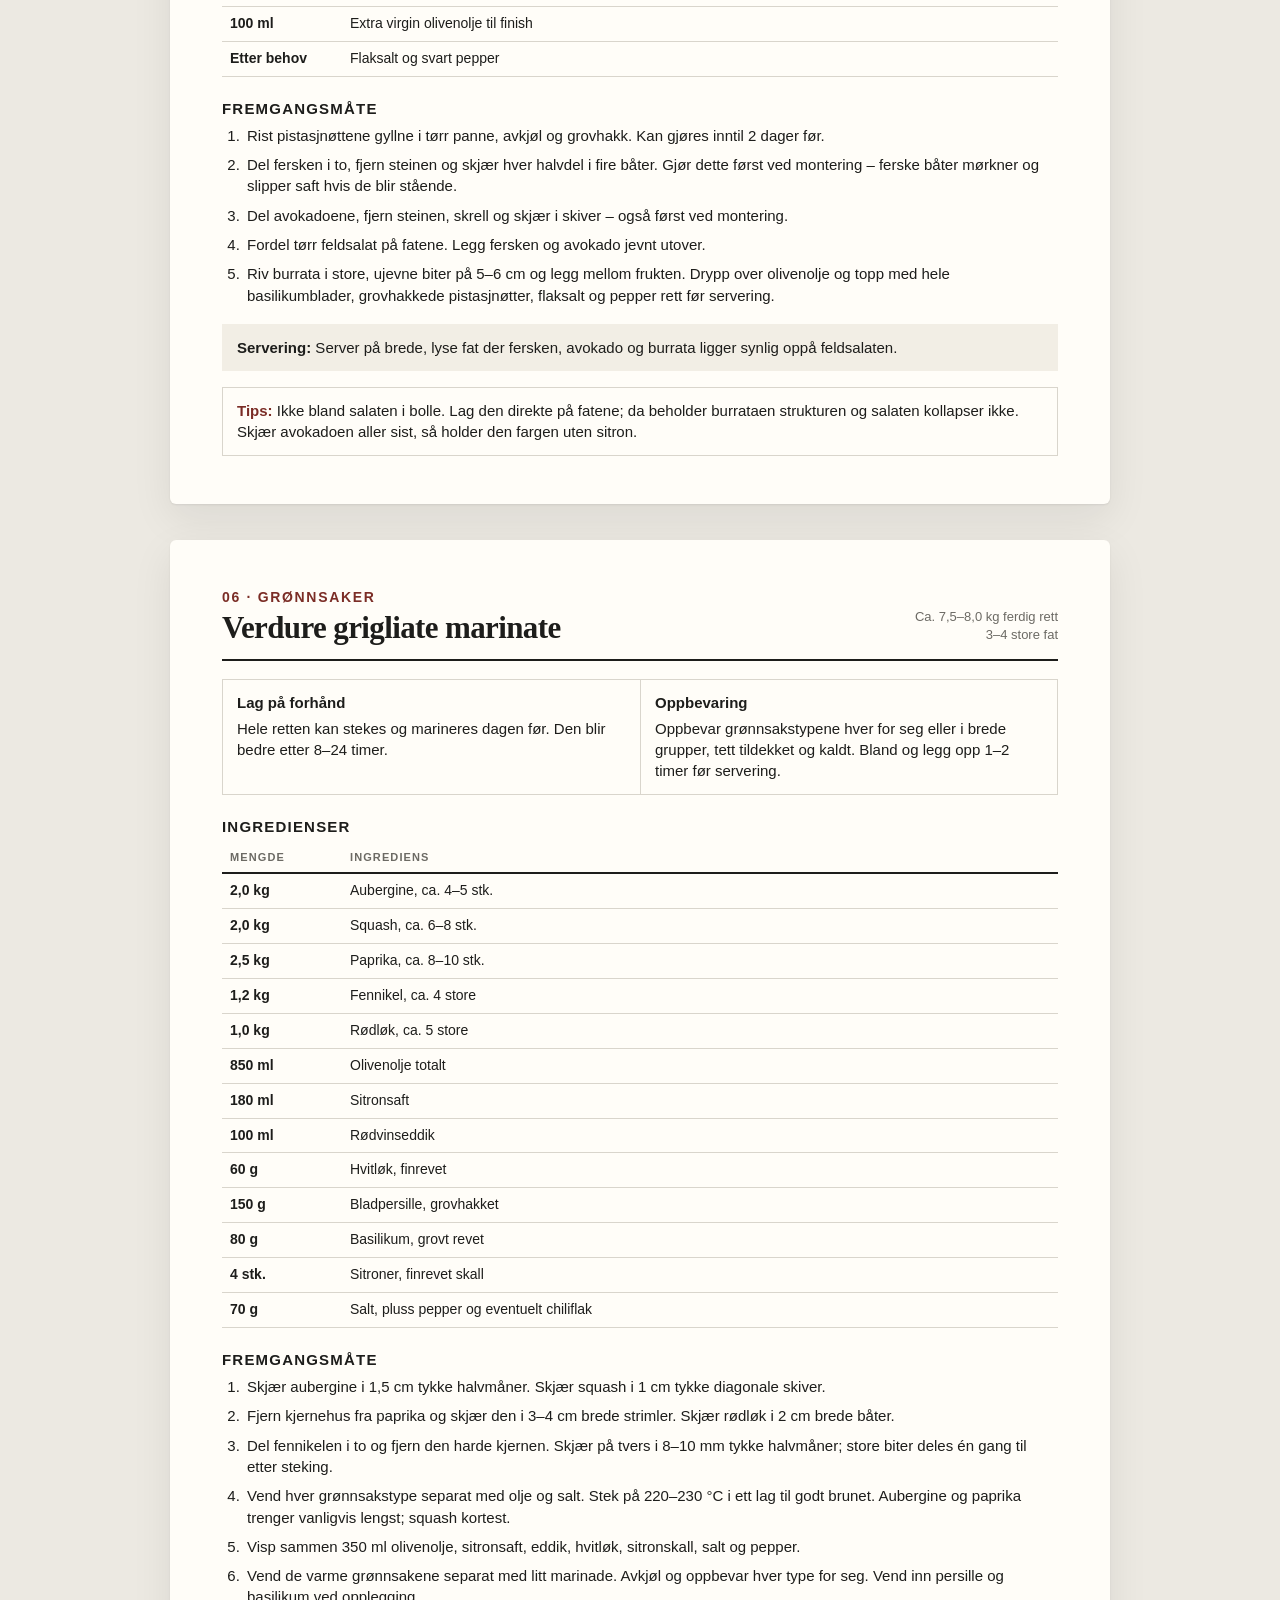
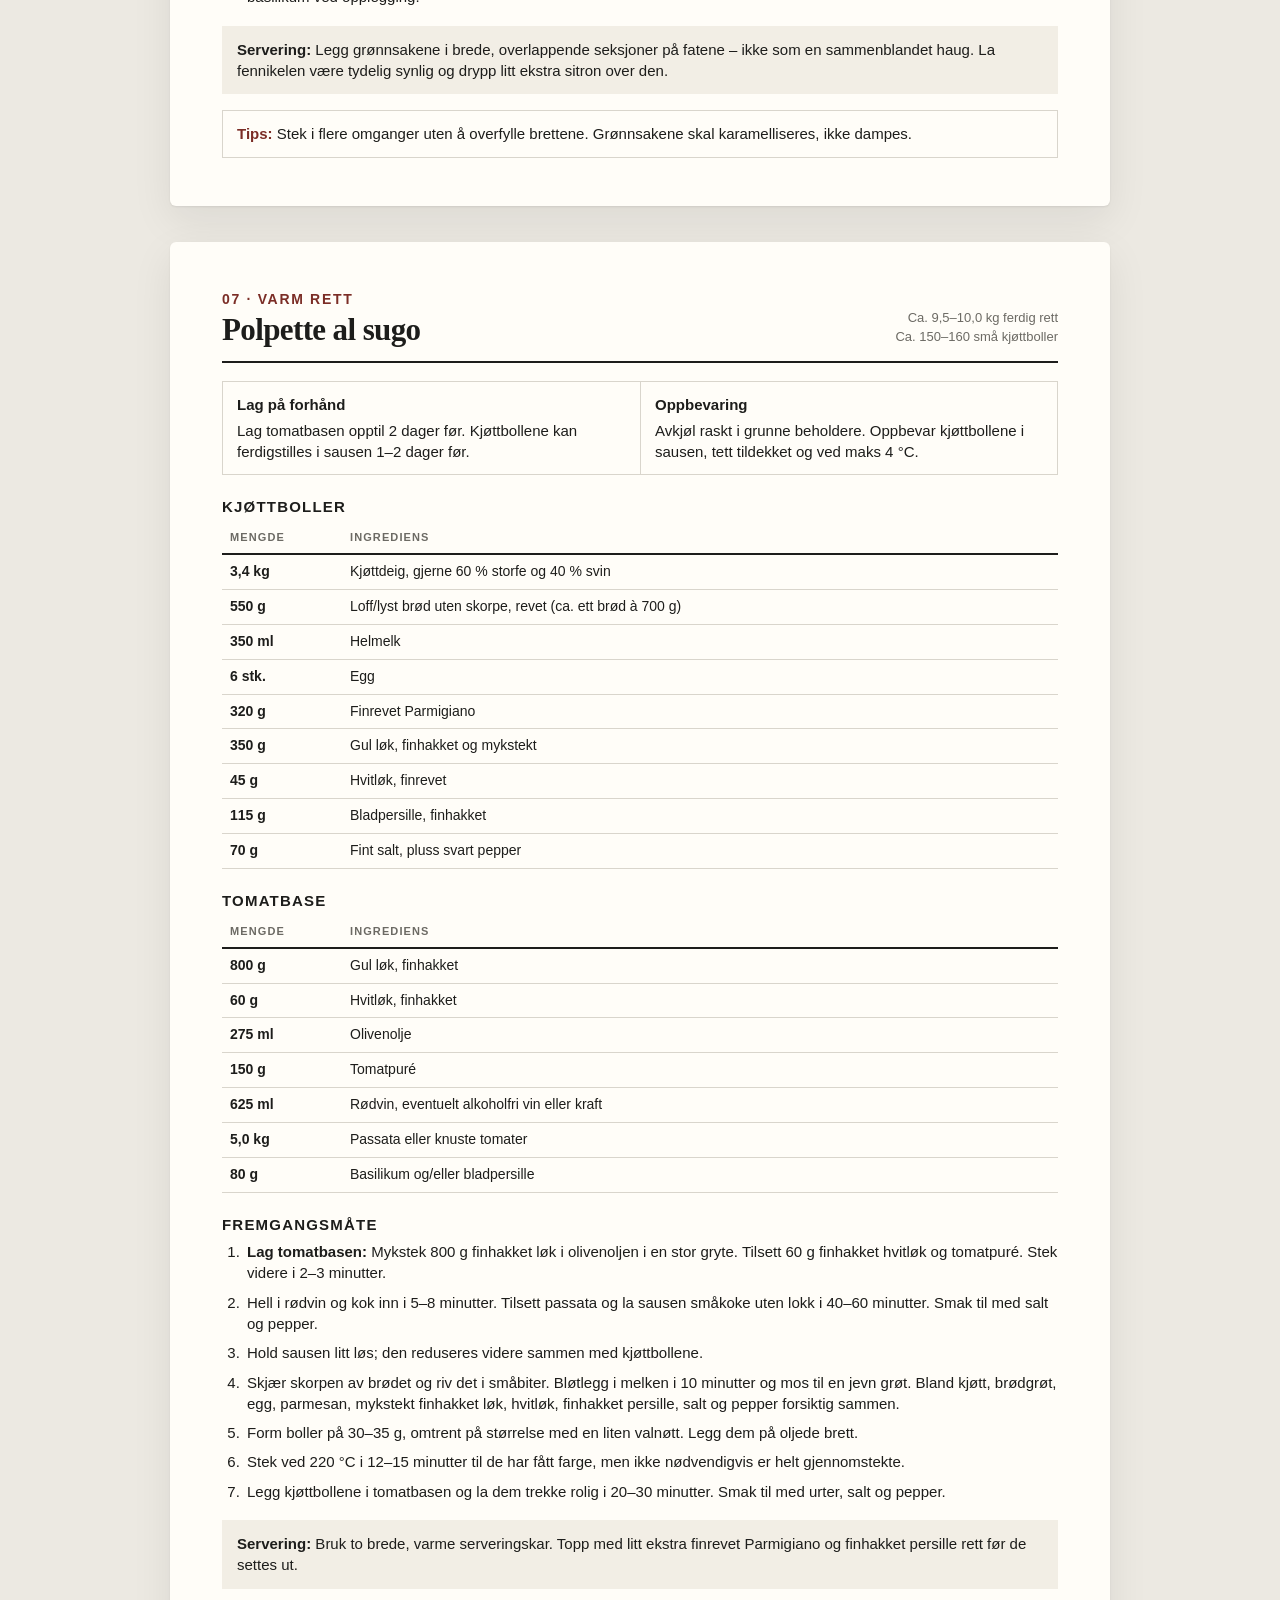
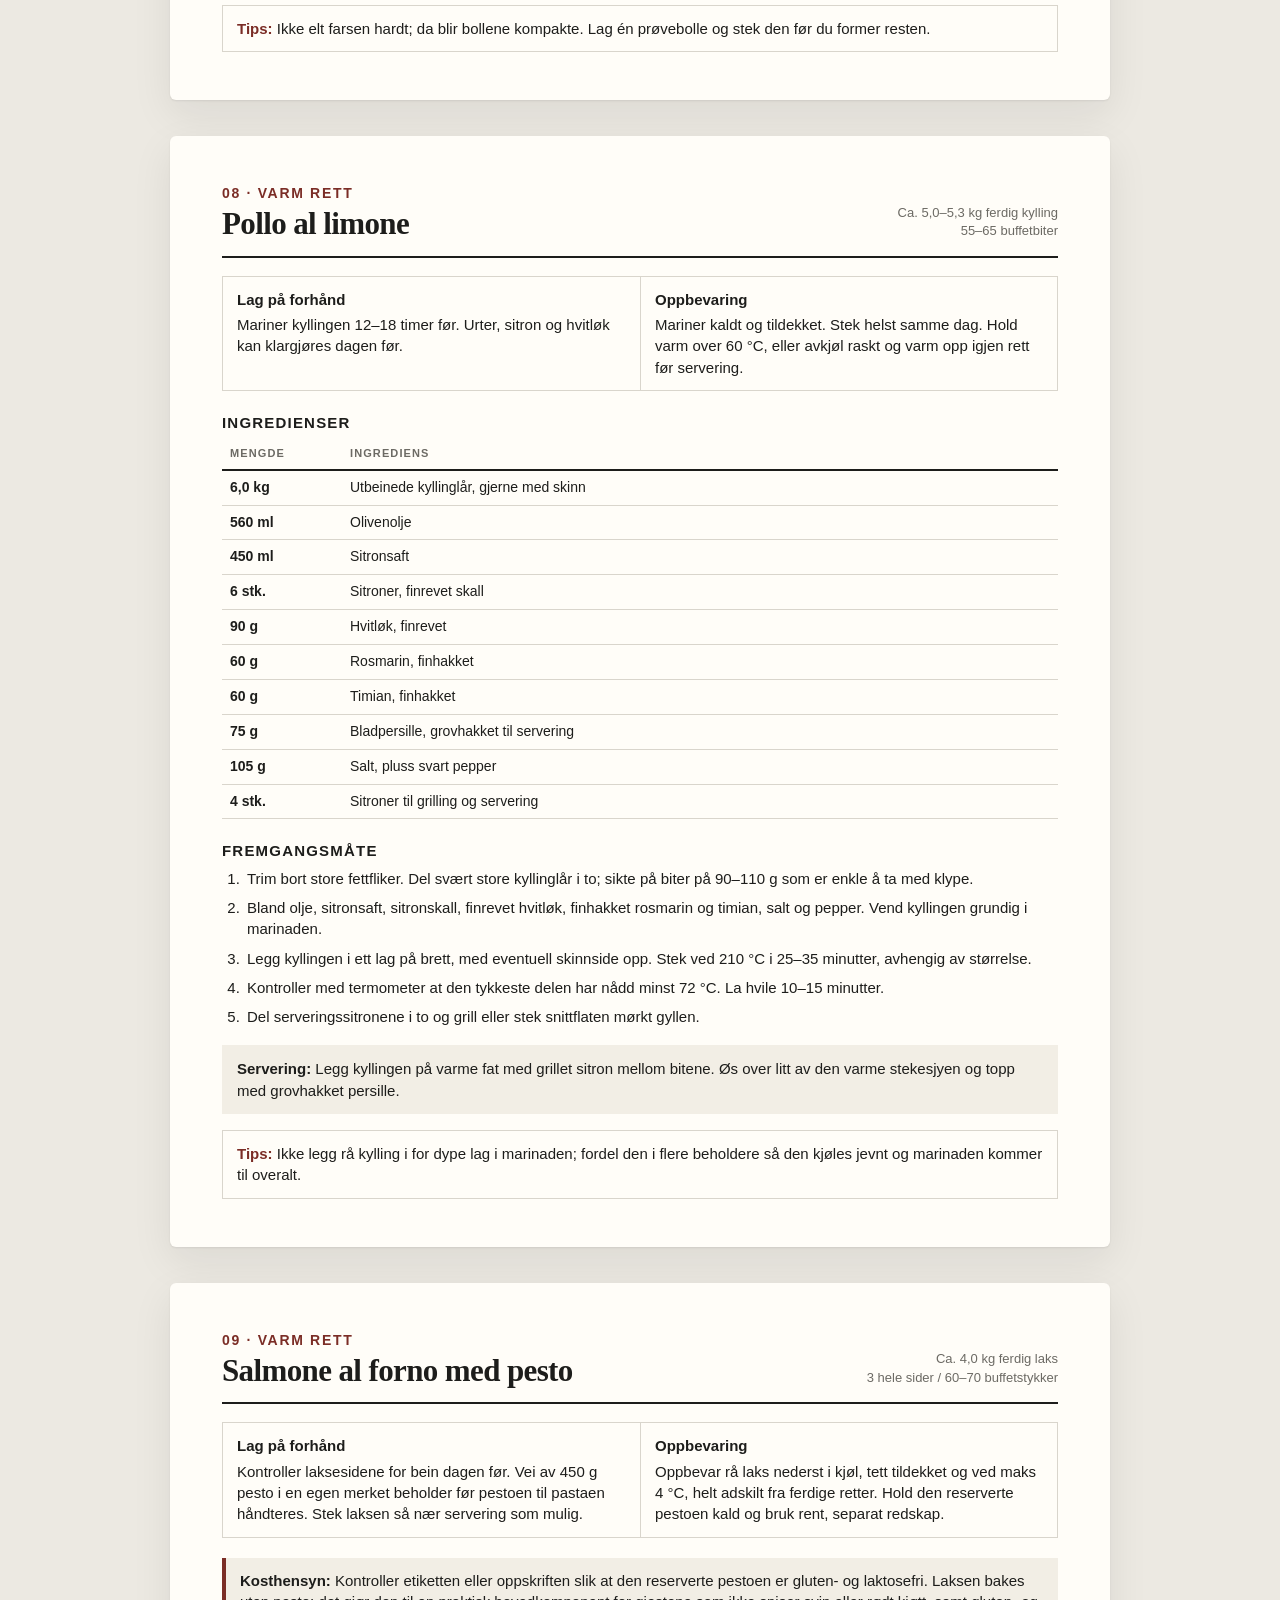
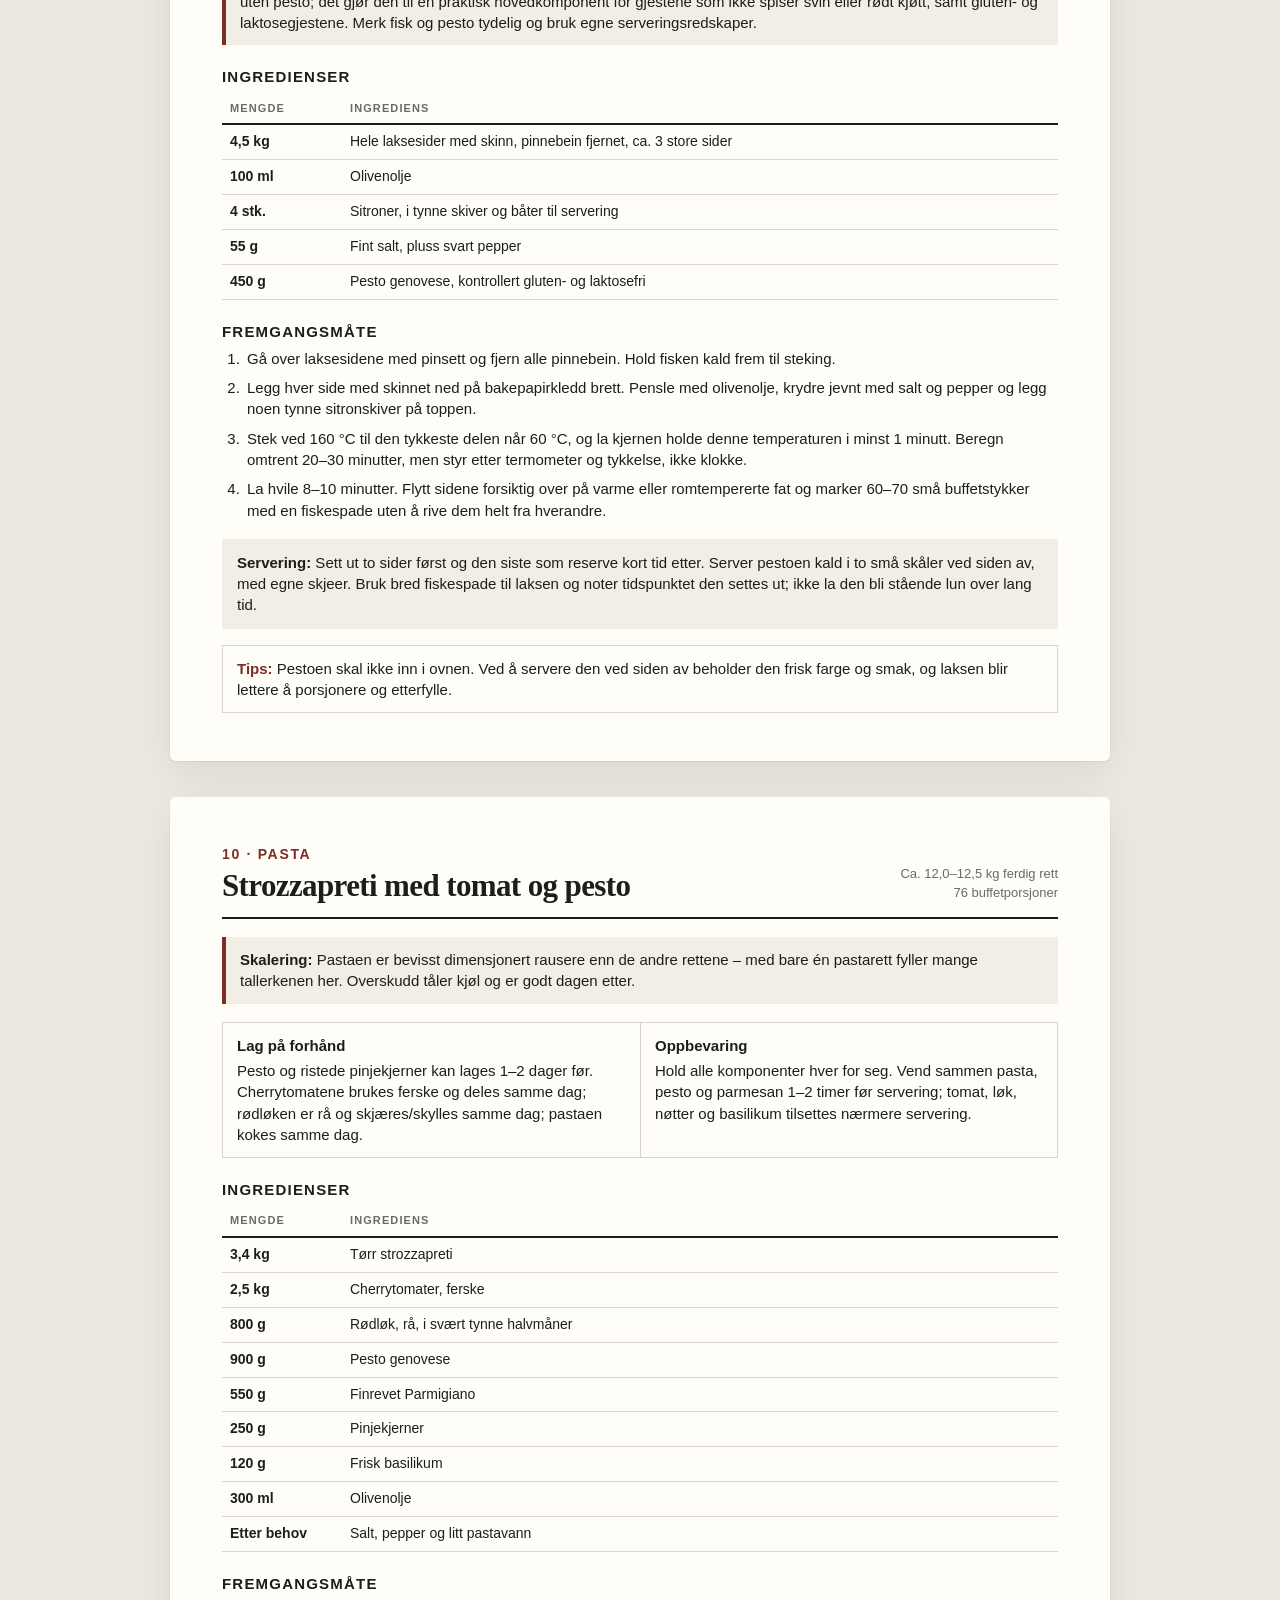
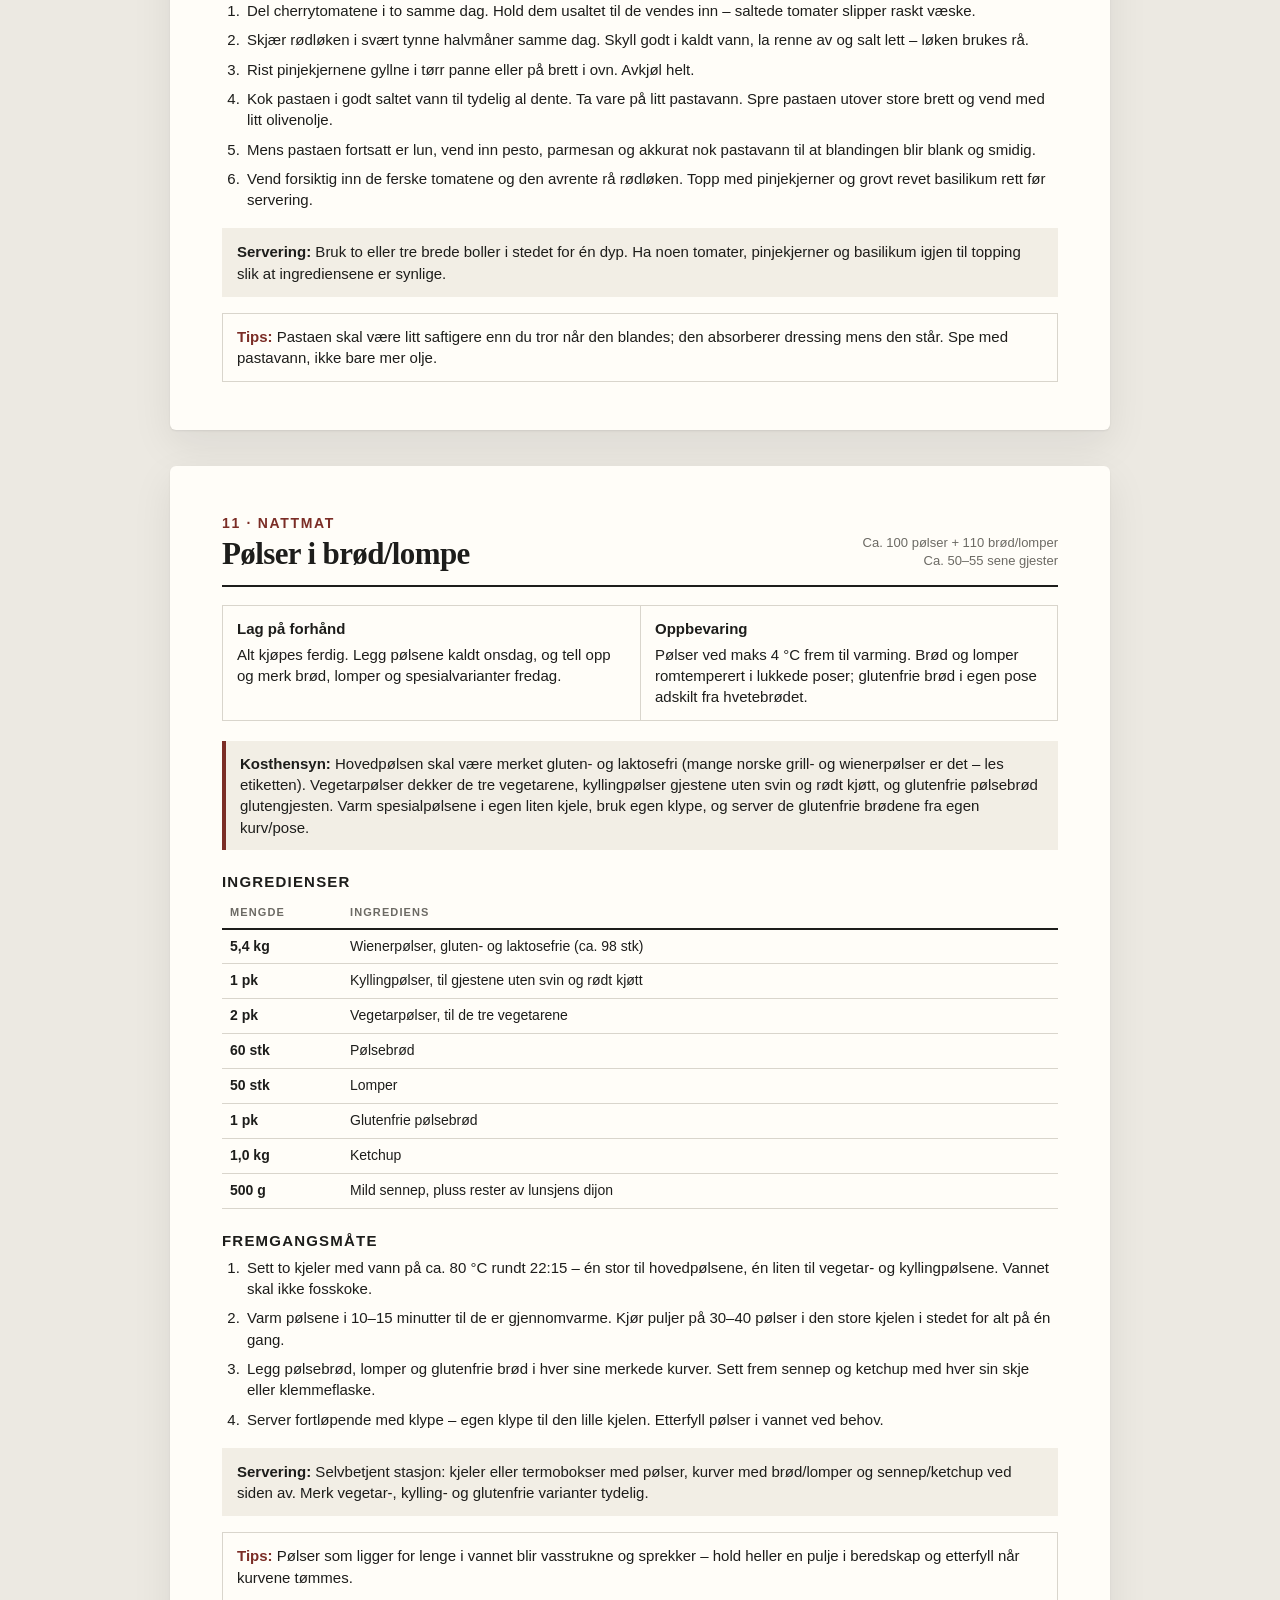
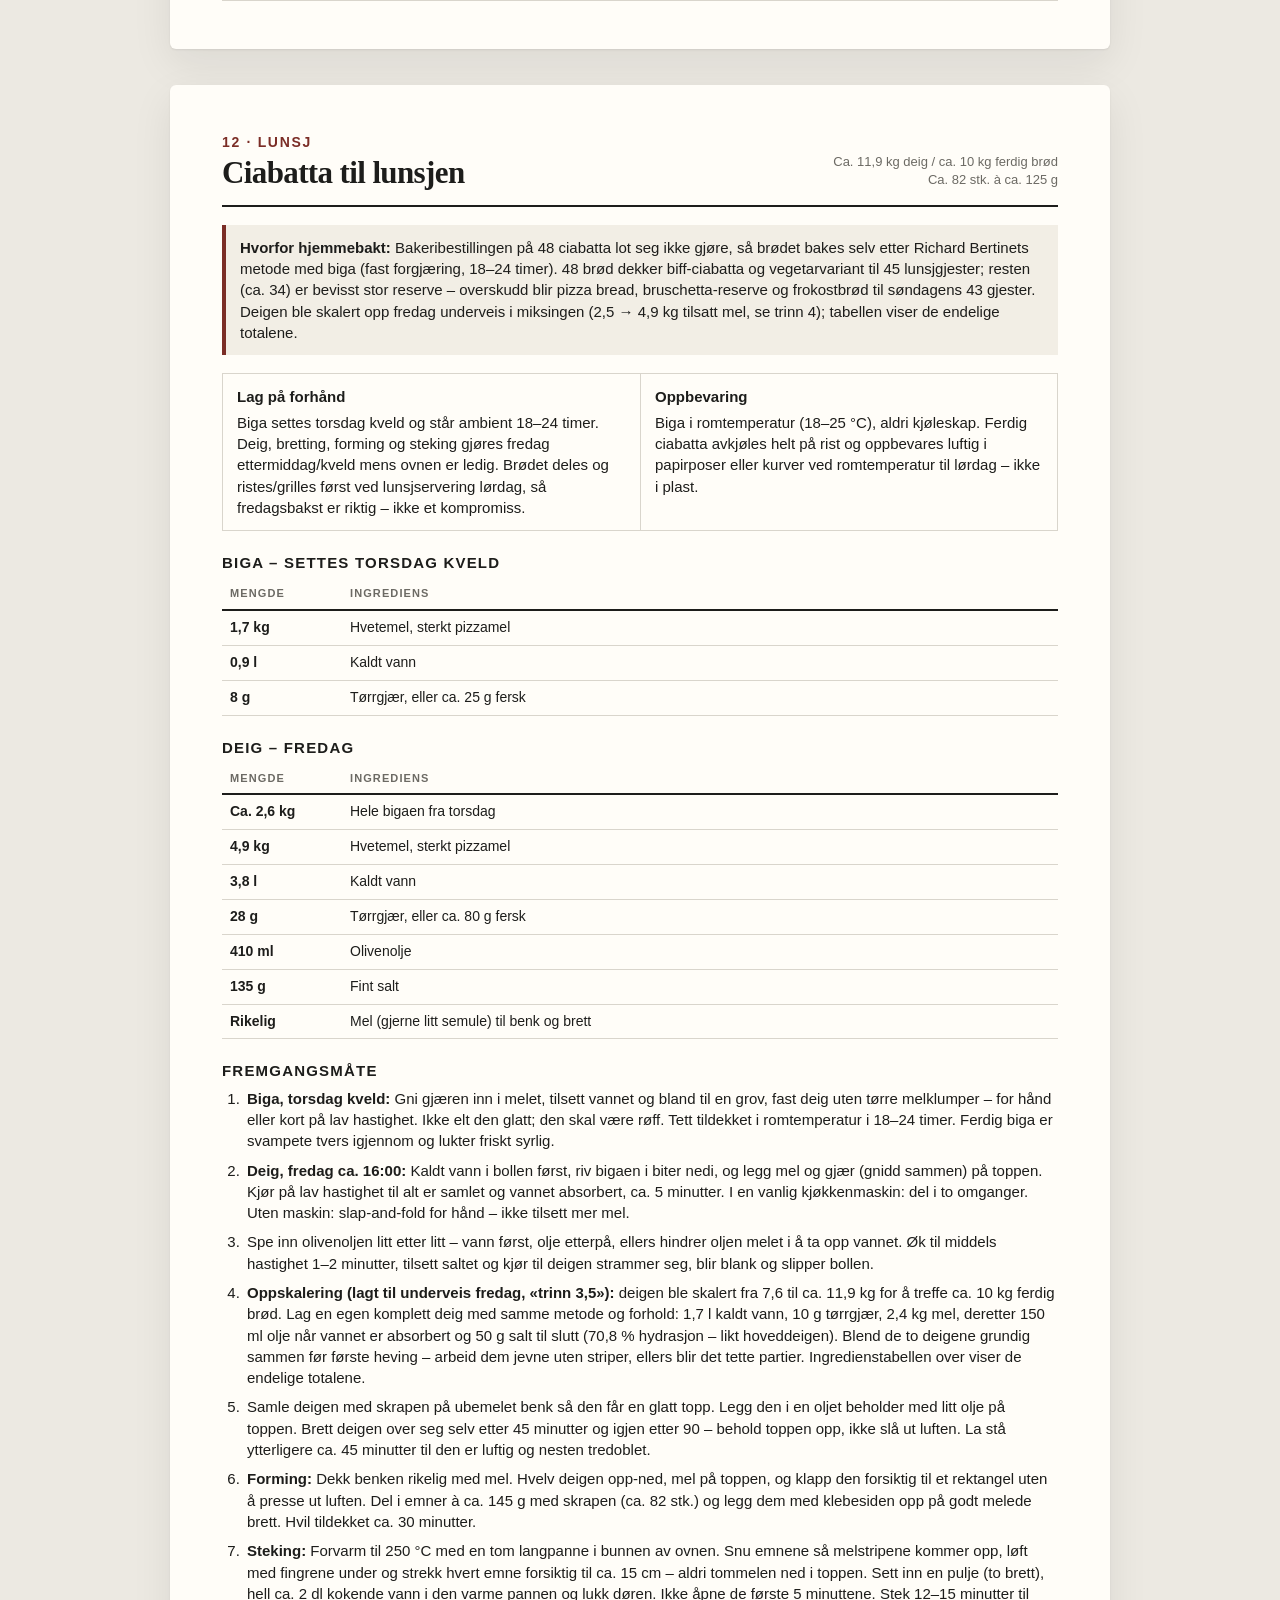
<file: oppskrifter.html>
<!DOCTYPE html>
<html lang="nb">
  <head>
    <meta charset="utf-8" />
    <meta content="width=device-width, initial-scale=1" name="viewport" />
    <title>Oppskrifter – italiensk sharingbuffet</title>
    <link rel="stylesheet" href="styles.css" />
    <script src="nav.js" defer></script>
  </head>
  <body>
    <nav class="site-nav" aria-label="Sider">
      <a href="index.html">Plan</a>
      <a href="oppskrifter.html" aria-current="page">Oppskrifter</a>
      <a href="handleliste.html">Handleliste</a>
      <a href="sjekkliste.html">Sjekkliste</a>
    </nav>
    <main>
      <section class="dish" id="dish-01">
        <header class="dish-header">
          <div class="dish-number">01 · BRØD</div>
          <div class="dish-titleline">
            <h2>Focaccia</h2>
            <div
              class="weight">Ca. 12 kg brød<br/>Ca. 140 små buffetstykker</div>
          </div>
        </header>
        <div class="prepbox">
          <div><b>Lag på forhånd</b>Deigen settes fredag kveld på moden poolish (800 g mel + 800 g vann, 1,6 kg): la den stå 30–45 minutter i romtemperatur etter miksing, deretter kaldheving 12–24 timer. Blir poolishen moden lenge før deigen skal settes, sett den kaldt.</div>
          <div><b>Oppbevaring</b>Deigen kaldheves tildekket. Ferdig focaccia avkjøles helt og pakkes tett ved romtemperatur. Dippene har egen oppskrift (01B).</div>
        </div>
        <div
          class="note"><strong>Poolish:</strong> Poolishen erstatter en del av melet og vannet – den kommer ikke i tillegg. Totalen er 7,1 kg mel og 5,6 l vann (79 % hydrasjon), som gir ca. 13,5 kg deig og ca. 12 kg ferdig brød. Tilsatt gjær er redusert fordi poolishen bidrar med egen gjæring.</div>
        <h3>Ingredienser</h3>
        <table>
          <thead>
            <tr>
              <th>Mengde</th>
              <th>Ingrediens</th>
            </tr>
          </thead>
          <tbody>
            <tr>
              <td class="qty">1,6 kg</td>
              <td>Moden poolish: 800 g mel + 800 g kaldt vann (boblete og kuplet, på nippet til å falle)</td>
            </tr>
            <tr>
              <td class="qty">6,3 kg</td>
              <td>Hvetemel, sterkt pizzamel (sjekk lageret – se merknad om totalbehov)</td>
            </tr>
            <tr>
              <td class="qty">4,8 l</td>
              <td>Kaldt vann</td>
            </tr>
            <tr>
              <td class="qty">50 g</td>
              <td>Tørrgjær, eller ca. 140 g fersk gjær</td>
            </tr>
            <tr>
              <td class="qty">175 g</td>
              <td>Fint salt</td>
            </tr>
            <tr>
              <td class="qty">1,0 l</td>
              <td>Olivenolje totalt: 560 ml i deigen, resten til former, topping og finish</td>
            </tr>
            <tr>
              <td class="qty">110 g</td>
              <td>Rosmarin, nåler strippet av stilken, hele</td>
            </tr>
            <tr>
              <td class="qty">65 g</td>
              <td>Flaksalt</td>
            </tr>
          </tbody>
        </table>
        <h3>Fremgangsmåte</h3>
        <ol>
          <li>Ha det kalde vannet i bollen først og rør poolishen ut i vannet. Gni gjæren inn i melet og legg det på toppen. Kjør på lav hastighet (del i to–tre omganger i en vanlig kjøkkenmaskin) eller bland for hånd til alt vann er absorbert, 4–5 minutter. Deigen er klissete – ikke tilsett mer mel.</li>
          <li>Spe inn 560 ml olivenolje litt etter litt mens det mikses. Vann først, olje etterpå – olje fra start legger seg som et vanntett lag rundt melet og hindrer vannopptaket. Når oljen er absorbert: tilsett saltet og kjør på høyere hastighet til deigen er blank, elastisk og slipper bollen. For hånd: slap-and-fold på ubemelet benk til samme punkt.</li>
          <li>Samle deigen med skrapen så den får en glatt topp, legg den i en oljet beholder og la stå 30–45 minutter i romtemperatur. Dekk tett og kaldhev 12–24 timer.</li>
          <li>Fordel deigen i sju godt oljede langpanner eller 1/1-gastrobakker (ca. 1,9 kg deig per form), med toppen opp. La etterheve 1–2 timer til den er lett og luftig. Strø rosmarinnålene løst over – mer enn du tror, de spres når deigen vokser – drypp over olje og trykk dem ned med samlede fingertupper helt til bunnen av formen. Gjenta trykkingen etter 10–15 minutter. Press aldri deigen utover mot kantene; la den finne formen selv.</li>
          <li>Rett før steking: en siste runde dype groper, litt mer olje og flaksalt. Stek ved 230 °C i 20–25 minutter til dypt gyllen, i tre omganger (3 + 2 + 2 brett). Drypp litt olivenolje over de nystekte bunnene, avkjøl på rist og skjær i omtrent 140 kvadratiske eller rektangulære stykker.</li>
        </ol>
        <div
          class="serve"><strong>Servering:</strong> Legg focaccia i lave kurver eller på trefat, gjerne i to omganger, med aioli og pisket ricotta (oppskrift 01B) ved siden av.</div>
        <div
          class="tip"><strong>Tips:</strong> Varm focacciaen 6–8 minutter ved 180 °C før servering. Ikke pakk den mens den er varm; da blir skorpen seig.</div>
      </section>
      <section class="dish" id="dish-01b">
        <header class="dish-header">
          <div class="dish-number">01B · DIPPER</div>
          <div class="dish-titleline">
            <h2>Aioli &amp; pisket ricotta</h2>
            <div
              class="weight">1,0 kg aioli + 1,4 kg ricotta<br/>Serveres til focacciaen</div>
          </div>
        </header>
        <div class="prepbox">
          <div><b>Lag på forhånd</b>Aiolien (hjemmelaget, med rått egg) kan lages 1–2 dager før – hold den ved maks 4 °C hele tiden. La ricottaen renne av og pisk den dagen før; hold urter og sitronskall til serveringsdagen.</div>
          <div><b>Oppbevaring</b>Begge dipper oppbevares separat, tett tildekket og ved maks 4 °C. Fordel i serverings- og reservebeholdere lørdag morgen.</div>
        </div>
        <div
          class="note"><strong>Kosthensyn:</strong> Aiolien inneholder rått egg. Ricottaen merkes tydelig som melk/laktose på buffeten.</div>
        <h3>Ingredienser</h3>
        <table>
          <thead>
            <tr>
              <th>Mengde</th>
              <th>Ingrediens</th>
            </tr>
          </thead>
          <tbody>
            <tr>
              <td class="qty">3 stk.</td>
              <td>Egg, romtempererte (til aioli)</td>
            </tr>
            <tr>
              <td class="qty">850 ml</td>
              <td>Solsikkeolje (til aioli)</td>
            </tr>
            <tr>
              <td class="qty">35 g</td>
              <td>Hvitløk, finrevet</td>
            </tr>
            <tr>
              <td class="qty">80 ml</td>
              <td>Sitronsaft</td>
            </tr>
            <tr>
              <td class="qty">70 ml</td>
              <td>Olivenolje til aioli</td>
            </tr>
            <tr>
              <td class="qty">1,3 kg</td>
              <td>Ricotta, godt avrent</td>
            </tr>
            <tr>
              <td class="qty">100 ml</td>
              <td>Extra virgin olivenolje til ricotta</td>
            </tr>
            <tr>
              <td class="qty">60 ml + skall av 3</td>
              <td>Sitronsaft og finrevet sitronskall til ricotta</td>
            </tr>
            <tr>
              <td class="qty">50 g</td>
              <td>Bladpersille og basilikum, finhakket</td>
            </tr>
            <tr>
              <td class="qty">Etter behov</td>
              <td>Salt og svart pepper til begge dipper</td>
            </tr>
          </tbody>
        </table>
        <h3>Fremgangsmåte</h3>
        <ol>
          <li>Lag aiolien i to omganger med stavmikser: ha egg, sitronsaft, finrevet hvitløk og en klype salt i et høyt, smalt beger og hell solsikkeoljen over. Sett stavmikseren i bunnen, kjør på full styrke og løft den langsomt når emulsjonen tar seg. Rør inn olivenoljen til slutt og smak til med salt, pepper og eventuelt mer sitron.</li>
          <li>La ricottaen renne av i finmasket sil i kjøleskap. Kjør den glatt og luftig med olivenolje og sitronsaft. Oppbevar kaldt.</li>
          <li>På serveringsdagen: vend sitronskall og finhakkede urter inn i ricottaen, og smak til begge dipper en siste gang.</li>
        </ol>
        <div
          class="serve"><strong>Servering:</strong> Server aioli og ricotta i to brede skåler hver, med egne serveringsskjeer. Sett bare ut omtrent halvparten først og etterfyll fra kjøl.</div>
        <div
          class="tip"><strong>Tips:</strong> Hold dippene kalde til de settes ut – heller mindre skåler byttet oftere enn store skåler som står lunkne lenge.</div>
      </section>
      <section class="dish" id="dish-02">
        <header class="dish-header">
          <div class="dish-number">02 · ANTIPASTI</div>
          <div class="dish-titleline">
            <h2>Antipastifat</h2>
            <div class="weight">Ca. 7,0–7,5 kg totalt<br/>4–5 store fat</div>
          </div>
        </header>
        <div class="prepbox">
          <div><b>Lag på forhånd</b>Hard ost kan brytes og kuttes dagen før. Artisjokker og oliven kan dreneres og krydres dagen før. Spekemat legges opp samme dag.</div>
          <div><b>Oppbevaring</b>Oppbevar kjøtt, ost, oliven og artisjokker hver for seg, tett tildekket og kaldt. Ta ost og spekemat ut 30–45 minutter før servering.</div>
        </div>
        <h3>Ingredienser</h3>
        <table>
          <thead>
            <tr>
              <th>Mengde</th>
              <th>Ingrediens</th>
            </tr>
          </thead>
          <tbody>
            <tr>
              <td class="qty">1,0 kg</td>
              <td>Prosciutto</td>
            </tr>
            <tr>
              <td class="qty">800 g</td>
              <td>Salami Milano</td>
            </tr>
            <tr>
              <td class="qty">700 g</td>
              <td>Coppa</td>
            </tr>
            <tr>
              <td class="qty">600 g</td>
              <td>Sterk italiensk salami</td>
            </tr>
            <tr>
              <td class="qty">600 g</td>
              <td>Parmigiano Reggiano</td>
            </tr>
            <tr>
              <td class="qty">600 g</td>
              <td>Pecorino</td>
            </tr>
            <tr>
              <td class="qty">700 g</td>
              <td>Taleggio eller annen mild, myk italiensk ost</td>
            </tr>
            <tr>
              <td class="qty">1,2 kg</td>
              <td>Oliven, avrent vekt</td>
            </tr>
            <tr>
              <td class="qty">800 g</td>
              <td>Marinerte artisjokker, avrent vekt</td>
            </tr>
            <tr>
              <td class="qty">150 ml</td>
              <td>Olivenolje</td>
            </tr>
            <tr>
              <td class="qty">50 g</td>
              <td>Persille eller oregano, grovhakket</td>
            </tr>
            <tr>
              <td class="qty">2 stk.</td>
              <td>Sitroner, kun finrevet skall</td>
            </tr>
          </tbody>
        </table>
        <h3>Fremgangsmåte</h3>
        <ol>
          <li>Brekk Parmigiano i rustikke biter på 15–20 g. Skjær pecorino i tynne trekanter og taleggio i omtrent 2 cm store biter.</li>
          <li>Del store artisjokkhjerter i to eller fire. Vend dem med litt olivenolje, grovhakkede urter og sitronskall.</li>
          <li>Drener oliven godt. Smak eventuelt til med litt olivenolje og oregano.</li>
          <li>Fold prosciutto løst. Legg salami og coppa i overlappende rader eller små rosetter, slik at gjestene enkelt får tak i én skive.</li>
          <li>Fordel kjøtt, ost, oliven og artisjokker på flere fat i stedet for ett overfylt fat. Gjenta samme sammensetning på begge sider av buffeten.</li>
        </ol>
        <div
          class="serve"><strong>Servering:</strong> Bruk 4–5 store, flate fat. Legg de myke ostene i egne soner og gi hver ost en egen kniv eller klype.</div>
        <div
          class="tip"><strong>Tips:</strong> Ikke legg oliven eller oljete artisjokker direkte inntil spekematen mange timer før; oljen gjør kjøttet blankt og bløtt.</div>
      </section>
      <section class="dish" id="dish-03">
        <header class="dish-header">
          <div class="dish-number">03 · CICCHETTI</div>
          <div class="dish-titleline">
            <h2>Bruschetta al pomodoro</h2>
            <div class="weight">Ca. 5,5 kg totalt<br/>80–90 små bruschetta</div>
          </div>
        </header>
        <div class="prepbox">
          <div><b>Lag på forhånd</b>Brødet kan skjæres dagen før. Tomatblandingen kan lages 3–4 timer før og bør få renne av.</div>
          <div><b>Oppbevaring</b>Oppbevar brød tørt ved romtemperatur. Tomatblandingen kaldt i sil over bolle. Monter maks 20–30 minutter før servering.</div>
        </div>
        <h3>Ingredienser</h3>
        <table>
          <thead>
            <tr>
              <th>Mengde</th>
              <th>Ingrediens</th>
            </tr>
          </thead>
          <tbody>
            <tr>
              <td class="qty">2,6 kg</td>
              <td>Lyst brød (Korn Bakeri fransk bondebrød, 4 × 700 g)</td>
            </tr>
            <tr>
              <td class="qty">2,7 kg</td>
              <td>Modne tomater</td>
            </tr>
            <tr>
              <td class="qty">100 g</td>
              <td>Frisk basilikum</td>
            </tr>
            <tr>
              <td class="qty">40 g</td>
              <td>Hvitløk</td>
            </tr>
            <tr>
              <td class="qty">250 ml</td>
              <td>Extra virgin olivenolje</td>
            </tr>
            <tr>
              <td class="qty">70 ml</td>
              <td>Rødvinseddik eller mild balsamico</td>
            </tr>
            <tr>
              <td class="qty">40 g</td>
              <td>Salt, pluss pepper</td>
            </tr>
          </tbody>
        </table>
        <h3>Fremgangsmåte</h3>
        <ol>
          <li>Skjær brødet i 1,5 cm tykke skiver. Del store skiver diagonalt, slik at hver bit kan spises i to–tre munnfuller.</li>
          <li>Fjern den mest vannrike kjernen fra tomatene og skjær resten i 8–10 mm terninger. Salt lett og la renne av i 20–30 minutter.</li>
          <li>Finhakk halvparten av hvitløken. Riv eller grovhakk basilikumen rett før blanding. Vend tomat, hvitløk, basilikum, olje og eddik sammen.</li>
          <li>Rist brødet ved 210 °C i 6–9 minutter. Gni de varme skivene lett med resten av hvitløken.</li>
          <li>Legg en knapp spiseskje tomatblanding på hver skive like før servering.</li>
        </ol>
        <div
          class="serve"><strong>Servering:</strong> Legg bruschetta i ett lag på brede fat. Fyll heller på flere ganger enn å stable dem; da holder brødet seg sprøtt.</div>
        <div
          class="tip"><strong>Tips:</strong> Ha en hullsleiv til tomatblandingen. Overskuddsvæske er hovedårsaken til bløt bruschetta.</div>
      </section>
      <section class="dish" id="dish-04">
        <header class="dish-header">
          <div class="dish-number">04 · SALAT</div>
          <div class="dish-titleline">
            <h2>Caprese</h2>
            <div class="weight">Ca. 6,0 kg totalt<br/>3 store fat</div>
          </div>
        </header>
        <div class="prepbox">
          <div><b>Lag på forhånd</b>Mozzarella kan dreneres 2–4 timer før. Tomatene kan skjæres 1–2 timer før.</div>
          <div><b>Oppbevaring</b>Oppbevar tomater og mozzarella hver for seg. Monter 30–45 minutter før servering. Basilikum og salt tilsettes helt til slutt.</div>
        </div>
        <h3>Ingredienser</h3>
        <table>
          <thead>
            <tr>
              <th>Mengde</th>
              <th>Ingrediens</th>
            </tr>
          </thead>
          <tbody>
            <tr>
              <td class="qty">3,4 kg</td>
              <td>Modne tomater, gjerne flere sorter og størrelser</td>
            </tr>
            <tr>
              <td class="qty">2,0 kg</td>
              <td>Fersk mozzarella</td>
            </tr>
            <tr>
              <td class="qty">120 g</td>
              <td>Basilikum</td>
            </tr>
            <tr>
              <td class="qty">250 ml</td>
              <td>Extra virgin olivenolje</td>
            </tr>
            <tr>
              <td class="qty">100 ml</td>
              <td>Balsamicokrem, valgfritt</td>
            </tr>
            <tr>
              <td class="qty">45 g</td>
              <td>Flaksalt, pluss svart pepper</td>
            </tr>
          </tbody>
        </table>
        <h3>Fremgangsmåte</h3>
        <ol>
          <li>Skjær store tomater i 8–10 mm skiver. Del mellomstore tomater i båter og små tomater i to.</li>
          <li>Skjær mozzarella i omtrent samme tykkelse som tomatskivene. La den renne godt av på rist eller kjøkkenpapir.</li>
          <li>Legg tomat og mozzarella i overlappende rader eller brede sirkler. Fordel små tomater i mellomrommene.</li>
          <li>Drypp over olivenolje og eventuelt litt balsamicokrem. Topp med hele eller grovt revne basilikumblader, flaksalt og pepper rett før servering.</li>
        </ol>
        <div
          class="serve"><strong>Servering:</strong> Bruk tre brede fat med lav kant. Sett fatene på ulike steder i buffeten slik at gjestene ikke må stå i én kø.</div>
        <div
          class="tip"><strong>Tips:</strong> Salt først ved servering. Saltede tomater begynner raskt å slippe væske og gjør fatet vassent.</div>
      </section>
      <section class="dish" id="dish-05">
        <header class="dish-header">
          <div class="dish-number">05 · SALAT</div>
          <div class="dish-titleline">
            <h2>Milles sommersalat</h2>
            <div class="weight">Ca. 6,0–6,2 kg totalt<br/>3 store fat</div>
          </div>
        </header>
        <div class="prepbox">
          <div><b>Lag på forhånd</b>Ristede pistasjnøtter kan lages 2 dager før. Fersken og avokado serveres ferske – skjær begge først ved montering.</div>
          <div><b>Oppbevaring</b>Oppbevar feldsalaten tørr og kald; hele fersken og avokado i romtemperatur til de er modne. Burrata åpnes og rives først ved montering.</div>
        </div>
        <h3>Ingredienser</h3>
        <table>
          <thead>
            <tr>
              <th>Mengde</th>
              <th>Ingrediens</th>
            </tr>
          </thead>
          <tbody>
            <tr>
              <td class="qty">2,3 kg</td>
              <td>Modne, saftige fersken, ca. 16–18 stk.</td>
            </tr>
            <tr>
              <td class="qty">2,0 kg</td>
              <td>Avokado, spisemodne, ca. 16 små</td>
            </tr>
            <tr>
              <td class="qty">1,5 kg</td>
              <td>Burrata, for eksempel 6 × 250 g</td>
            </tr>
            <tr>
              <td class="qty">600 g</td>
              <td>Feldsalatmiks (vårsalat/mâche)</td>
            </tr>
            <tr>
              <td class="qty">100 g</td>
              <td>Frisk basilikum, hele blader</td>
            </tr>
            <tr>
              <td class="qty">250 g</td>
              <td>Pistasjnøtter, grovhakket og ristet</td>
            </tr>
            <tr>
              <td class="qty">100 ml</td>
              <td>Extra virgin olivenolje til finish</td>
            </tr>
            <tr>
              <td class="qty">Etter behov</td>
              <td>Flaksalt og svart pepper</td>
            </tr>
          </tbody>
        </table>
        <h3>Fremgangsmåte</h3>
        <ol>
          <li>Rist pistasjnøttene gyllne i tørr panne, avkjøl og grovhakk. Kan gjøres inntil 2 dager før.</li>
          <li>Del fersken i to, fjern steinen og skjær hver halvdel i fire båter. Gjør dette først ved montering – ferske båter mørkner og slipper saft hvis de blir stående.</li>
          <li>Del avokadoene, fjern steinen, skrell og skjær i skiver – også først ved montering.</li>
          <li>Fordel tørr feldsalat på fatene. Legg fersken og avokado jevnt utover.</li>
          <li>Riv burrata i store, ujevne biter på 5–6 cm og legg mellom frukten. Drypp over olivenolje og topp med hele basilikumblader, grovhakkede pistasjnøtter, flaksalt og pepper rett før servering.</li>
        </ol>
        <div
          class="serve"><strong>Servering:</strong> Server på brede, lyse fat der fersken, avokado og burrata ligger synlig oppå feldsalaten.</div>
        <div
          class="tip"><strong>Tips:</strong> Ikke bland salaten i bolle. Lag den direkte på fatene; da beholder burrataen strukturen og salaten kollapser ikke. Skjær avokadoen aller sist, så holder den fargen uten sitron.</div>
      </section>
      <section class="dish" id="dish-06">
        <header class="dish-header">
          <div class="dish-number">06 · GRØNNSAKER</div>
          <div class="dish-titleline">
            <h2>Verdure grigliate marinate</h2>
            <div
              class="weight">Ca. 7,5–8,0 kg ferdig rett<br/>3–4 store fat</div>
          </div>
        </header>
        <div class="prepbox">
          <div><b>Lag på forhånd</b>Hele retten kan stekes og marineres dagen før. Den blir bedre etter 8–24 timer.</div>
          <div><b>Oppbevaring</b>Oppbevar grønnsakstypene hver for seg eller i brede grupper, tett tildekket og kaldt. Bland og legg opp 1–2 timer før servering.</div>
        </div>
        <h3>Ingredienser</h3>
        <table>
          <thead>
            <tr>
              <th>Mengde</th>
              <th>Ingrediens</th>
            </tr>
          </thead>
          <tbody>
            <tr>
              <td class="qty">2,0 kg</td>
              <td>Aubergine, ca. 4–5 stk.</td>
            </tr>
            <tr>
              <td class="qty">2,0 kg</td>
              <td>Squash, ca. 6–8 stk.</td>
            </tr>
            <tr>
              <td class="qty">2,5 kg</td>
              <td>Paprika, ca. 8–10 stk.</td>
            </tr>
            <tr>
              <td class="qty">1,2 kg</td>
              <td>Fennikel, ca. 4 store</td>
            </tr>
            <tr>
              <td class="qty">1,0 kg</td>
              <td>Rødløk, ca. 5 store</td>
            </tr>
            <tr>
              <td class="qty">850 ml</td>
              <td>Olivenolje totalt</td>
            </tr>
            <tr>
              <td class="qty">180 ml</td>
              <td>Sitronsaft</td>
            </tr>
            <tr>
              <td class="qty">100 ml</td>
              <td>Rødvinseddik</td>
            </tr>
            <tr>
              <td class="qty">60 g</td>
              <td>Hvitløk, finrevet</td>
            </tr>
            <tr>
              <td class="qty">150 g</td>
              <td>Bladpersille, grovhakket</td>
            </tr>
            <tr>
              <td class="qty">80 g</td>
              <td>Basilikum, grovt revet</td>
            </tr>
            <tr>
              <td class="qty">4 stk.</td>
              <td>Sitroner, finrevet skall</td>
            </tr>
            <tr>
              <td class="qty">70 g</td>
              <td>Salt, pluss pepper og eventuelt chiliflak</td>
            </tr>
          </tbody>
        </table>
        <h3>Fremgangsmåte</h3>
        <ol>
          <li>Skjær aubergine i 1,5 cm tykke halvmåner. Skjær squash i 1 cm tykke diagonale skiver.</li>
          <li>Fjern kjernehus fra paprika og skjær den i 3–4 cm brede strimler. Skjær rødløk i 2 cm brede båter.</li>
          <li>Del fennikelen i to og fjern den harde kjernen. Skjær på tvers i 8–10 mm tykke halvmåner; store biter deles én gang til etter steking.</li>
          <li>Vend hver grønnsakstype separat med olje og salt. Stek på 220–230 °C i ett lag til godt brunet. Aubergine og paprika trenger vanligvis lengst; squash kortest.</li>
          <li>Visp sammen 350 ml olivenolje, sitronsaft, eddik, hvitløk, sitronskall, salt og pepper.</li>
          <li>Vend de varme grønnsakene separat med litt marinade. Avkjøl og oppbevar hver type for seg. Vend inn persille og basilikum ved opplegging.</li>
        </ol>
        <div
          class="serve"><strong>Servering:</strong> Legg grønnsakene i brede, overlappende seksjoner på fatene – ikke som en sammenblandet haug. La fennikelen være tydelig synlig og drypp litt ekstra sitron over den.</div>
        <div
          class="tip"><strong>Tips:</strong> Stek i flere omganger uten å overfylle brettene. Grønnsakene skal karamelliseres, ikke dampes.</div>
      </section>
      <section class="dish" id="dish-07">
        <header class="dish-header">
          <div class="dish-number">07 · VARM RETT</div>
          <div class="dish-titleline">
            <h2>Polpette al sugo</h2>
            <div
              class="weight">Ca. 9,5–10,0 kg ferdig rett<br/>Ca. 150–160 små kjøttboller</div>
          </div>
        </header>
        <div class="prepbox">
          <div><b>Lag på forhånd</b>Lag tomatbasen opptil 2 dager før. Kjøttbollene kan ferdigstilles i sausen 1–2 dager før.</div>
          <div><b>Oppbevaring</b>Avkjøl raskt i grunne beholdere. Oppbevar kjøttbollene i sausen, tett tildekket og ved maks 4 °C.</div>
        </div>
        <h3>Kjøttboller</h3>
        <table>
          <thead>
            <tr>
              <th>Mengde</th>
              <th>Ingrediens</th>
            </tr>
          </thead>
          <tbody>
            <tr>
              <td class="qty">3,4 kg</td>
              <td>Kjøttdeig, gjerne 60 % storfe og 40 % svin</td>
            </tr>
            <tr>
              <td class="qty">550 g</td>
              <td>Loff/lyst brød uten skorpe, revet (ca. ett brød à 700 g)</td>
            </tr>
            <tr>
              <td class="qty">350 ml</td>
              <td>Helmelk</td>
            </tr>
            <tr>
              <td class="qty">6 stk.</td>
              <td>Egg</td>
            </tr>
            <tr>
              <td class="qty">320 g</td>
              <td>Finrevet Parmigiano</td>
            </tr>
            <tr>
              <td class="qty">350 g</td>
              <td>Gul løk, finhakket og mykstekt</td>
            </tr>
            <tr>
              <td class="qty">45 g</td>
              <td>Hvitløk, finrevet</td>
            </tr>
            <tr>
              <td class="qty">115 g</td>
              <td>Bladpersille, finhakket</td>
            </tr>
            <tr>
              <td class="qty">70 g</td>
              <td>Fint salt, pluss svart pepper</td>
            </tr>
          </tbody>
        </table>
        <h3>Tomatbase</h3>
        <table>
          <thead>
            <tr>
              <th>Mengde</th>
              <th>Ingrediens</th>
            </tr>
          </thead>
          <tbody>
            <tr>
              <td class="qty">800 g</td>
              <td>Gul løk, finhakket</td>
            </tr>
            <tr>
              <td class="qty">60 g</td>
              <td>Hvitløk, finhakket</td>
            </tr>
            <tr>
              <td class="qty">275 ml</td>
              <td>Olivenolje</td>
            </tr>
            <tr>
              <td class="qty">150 g</td>
              <td>Tomatpuré</td>
            </tr>
            <tr>
              <td class="qty">625 ml</td>
              <td>Rødvin, eventuelt alkoholfri vin eller kraft</td>
            </tr>
            <tr>
              <td class="qty">5,0 kg</td>
              <td>Passata eller knuste tomater</td>
            </tr>
            <tr>
              <td class="qty">80 g</td>
              <td>Basilikum og/eller bladpersille</td>
            </tr>
          </tbody>
        </table>
        <h3>Fremgangsmåte</h3>
        <ol>
          <li><strong>Lag tomatbasen:</strong> Mykstek 800 g finhakket løk i olivenoljen i en stor gryte. Tilsett 60 g finhakket hvitløk og tomatpuré. Stek videre i 2–3 minutter.</li>
          <li>Hell i rødvin og kok inn i 5–8 minutter. Tilsett passata og la sausen småkoke uten lokk i 40–60 minutter. Smak til med salt og pepper.</li>
          <li>Hold sausen litt løs; den reduseres videre sammen med kjøttbollene.</li>
          <li>Skjær skorpen av brødet og riv det i småbiter. Bløtlegg i melken i 10 minutter og mos til en jevn grøt. Bland kjøtt, brødgrøt, egg, parmesan, mykstekt finhakket løk, hvitløk, finhakket persille, salt og pepper forsiktig sammen.</li>
          <li>Form boller på 30–35 g, omtrent på størrelse med en liten valnøtt. Legg dem på oljede brett.</li>
          <li>Stek ved 220 °C i 12–15 minutter til de har fått farge, men ikke nødvendigvis er helt gjennomstekte.</li>
          <li>Legg kjøttbollene i tomatbasen og la dem trekke rolig i 20–30 minutter. Smak til med urter, salt og pepper.</li>
        </ol>
        <div
          class="serve"><strong>Servering:</strong> Bruk to brede, varme serveringskar. Topp med litt ekstra finrevet Parmigiano og finhakket persille rett før de settes ut.</div>
        <div
          class="tip"><strong>Tips:</strong> Ikke elt farsen hardt; da blir bollene kompakte. Lag én prøvebolle og stek den før du former resten.</div>
      </section>
      <section class="dish" id="dish-08">
        <header class="dish-header">
          <div class="dish-number">08 · VARM RETT</div>
          <div class="dish-titleline">
            <h2>Pollo al limone</h2>
            <div
              class="weight">Ca. 5,0–5,3 kg ferdig kylling<br/>55–65 buffetbiter</div>
          </div>
        </header>
        <div class="prepbox">
          <div><b>Lag på forhånd</b>Mariner kyllingen 12–18 timer før. Urter, sitron og hvitløk kan klargjøres dagen før.</div>
          <div><b>Oppbevaring</b>Mariner kaldt og tildekket. Stek helst samme dag. Hold varm over 60 °C, eller avkjøl raskt og varm opp igjen rett før servering.</div>
        </div>
        <h3>Ingredienser</h3>
        <table>
          <thead>
            <tr>
              <th>Mengde</th>
              <th>Ingrediens</th>
            </tr>
          </thead>
          <tbody>
            <tr>
              <td class="qty">6,0 kg</td>
              <td>Utbeinede kyllinglår, gjerne med skinn</td>
            </tr>
            <tr>
              <td class="qty">560 ml</td>
              <td>Olivenolje</td>
            </tr>
            <tr>
              <td class="qty">450 ml</td>
              <td>Sitronsaft</td>
            </tr>
            <tr>
              <td class="qty">6 stk.</td>
              <td>Sitroner, finrevet skall</td>
            </tr>
            <tr>
              <td class="qty">90 g</td>
              <td>Hvitløk, finrevet</td>
            </tr>
            <tr>
              <td class="qty">60 g</td>
              <td>Rosmarin, finhakket</td>
            </tr>
            <tr>
              <td class="qty">60 g</td>
              <td>Timian, finhakket</td>
            </tr>
            <tr>
              <td class="qty">75 g</td>
              <td>Bladpersille, grovhakket til servering</td>
            </tr>
            <tr>
              <td class="qty">105 g</td>
              <td>Salt, pluss svart pepper</td>
            </tr>
            <tr>
              <td class="qty">4 stk.</td>
              <td>Sitroner til grilling og servering</td>
            </tr>
          </tbody>
        </table>
        <h3>Fremgangsmåte</h3>
        <ol>
          <li>Trim bort store fettfliker. Del svært store kyllinglår i to; sikte på biter på 90–110 g som er enkle å ta med klype.</li>
          <li>Bland olje, sitronsaft, sitronskall, finrevet hvitløk, finhakket rosmarin og timian, salt og pepper. Vend kyllingen grundig i marinaden.</li>
          <li>Legg kyllingen i ett lag på brett, med eventuell skinnside opp. Stek ved 210 °C i 25–35 minutter, avhengig av størrelse.</li>
          <li>Kontroller med termometer at den tykkeste delen har nådd minst 72 °C. La hvile 10–15 minutter.</li>
          <li>Del serveringssitronene i to og grill eller stek snittflaten mørkt gyllen.</li>
        </ol>
        <div
          class="serve"><strong>Servering:</strong> Legg kyllingen på varme fat med grillet sitron mellom bitene. Øs over litt av den varme stekesjyen og topp med grovhakket persille.</div>
        <div
          class="tip"><strong>Tips:</strong> Ikke legg rå kylling i for dype lag i marinaden; fordel den i flere beholdere så den kjøles jevnt og marinaden kommer til overalt.</div>
      </section>
      <section class="dish" id="dish-09">
        <header class="dish-header">
          <div class="dish-number">09 · VARM RETT</div>
          <div class="dish-titleline">
            <h2>Salmone al forno med pesto</h2>
            <div
              class="weight">Ca. 4,0 kg ferdig laks<br/>3 hele sider / 60–70 buffetstykker</div>
          </div>
        </header>
        <div class="prepbox">
          <div><b>Lag på forhånd</b>Kontroller laksesidene for bein dagen før. Vei av 450 g pesto i en egen merket beholder før pestoen til pastaen håndteres. Stek laksen så nær servering som mulig.</div>
          <div><b>Oppbevaring</b>Oppbevar rå laks nederst i kjøl, tett tildekket og ved maks 4 °C, helt adskilt fra ferdige retter. Hold den reserverte pestoen kald og bruk rent, separat redskap.</div>
        </div>
        <div
          class="note"><strong>Kosthensyn:</strong> Kontroller etiketten eller oppskriften slik at den reserverte pestoen er gluten- og laktosefri. Laksen bakes uten pesto; det gjør den til en praktisk hovedkomponent for gjestene som ikke spiser svin eller rødt kjøtt, samt gluten- og laktosegjestene. Merk fisk og pesto tydelig og bruk egne serveringsredskaper.</div>
        <h3>Ingredienser</h3>
        <table>
          <thead>
            <tr>
              <th>Mengde</th>
              <th>Ingrediens</th>
            </tr>
          </thead>
          <tbody>
            <tr>
              <td class="qty">4,5 kg</td>
              <td>Hele laksesider med skinn, pinnebein fjernet, ca. 3 store sider</td>
            </tr>
            <tr>
              <td class="qty">100 ml</td>
              <td>Olivenolje</td>
            </tr>
            <tr>
              <td class="qty">4 stk.</td>
              <td>Sitroner, i tynne skiver og båter til servering</td>
            </tr>
            <tr>
              <td class="qty">55 g</td>
              <td>Fint salt, pluss svart pepper</td>
            </tr>
            <tr>
              <td class="qty">450 g</td>
              <td>Pesto genovese, kontrollert gluten- og laktosefri</td>
            </tr>
          </tbody>
        </table>
        <h3>Fremgangsmåte</h3>
        <ol>
          <li>Gå over laksesidene med pinsett og fjern alle pinnebein. Hold fisken kald frem til steking.</li>
          <li>Legg hver side med skinnet ned på bakepapirkledd brett. Pensle med olivenolje, krydre jevnt med salt og pepper og legg noen tynne sitronskiver på toppen.</li>
          <li>Stek ved 160 °C til den tykkeste delen når 60 °C, og la kjernen holde denne temperaturen i minst 1 minutt. Beregn omtrent 20–30 minutter, men styr etter termometer og tykkelse, ikke klokke.</li>
          <li>La hvile 8–10 minutter. Flytt sidene forsiktig over på varme eller romtempererte fat og marker 60–70 små buffetstykker med en fiskespade uten å rive dem helt fra hverandre.</li>
        </ol>
        <div
          class="serve"><strong>Servering:</strong> Sett ut to sider først og den siste som reserve kort tid etter. Server pestoen kald i to små skåler ved siden av, med egne skjeer. Bruk bred fiskespade til laksen og noter tidspunktet den settes ut; ikke la den bli stående lun over lang tid.</div>
        <div
          class="tip"><strong>Tips:</strong> Pestoen skal ikke inn i ovnen. Ved å servere den ved siden av beholder den frisk farge og smak, og laksen blir lettere å porsjonere og etterfylle.</div>
      </section>
      <section class="dish" id="dish-10">
        <header class="dish-header">
          <div class="dish-number">10 · PASTA</div>
          <div class="dish-titleline">
            <h2>Strozzapreti med tomat og pesto</h2>
            <div
              class="weight">Ca. 12,0–12,5 kg ferdig rett<br/>76 buffetporsjoner</div>
          </div>
        </header>
        <div
          class="note"><strong>Skalering:</strong> Pastaen er bevisst dimensjonert rausere enn de andre rettene – med bare én pastarett fyller mange tallerkenen her. Overskudd tåler kjøl og er godt dagen etter.</div>
        <div class="prepbox">
          <div><b>Lag på forhånd</b>Pesto og ristede pinjekjerner kan lages 1–2 dager før. Cherrytomatene brukes ferske og deles samme dag; rødløken er rå og skjæres/skylles samme dag; pastaen kokes samme dag.</div>
          <div><b>Oppbevaring</b>Hold alle komponenter hver for seg. Vend sammen pasta, pesto og parmesan 1–2 timer før servering; tomat, løk, nøtter og basilikum tilsettes nærmere servering.</div>
        </div>
        <h3>Ingredienser</h3>
        <table>
          <thead>
            <tr>
              <th>Mengde</th>
              <th>Ingrediens</th>
            </tr>
          </thead>
          <tbody>
            <tr>
              <td class="qty">3,4 kg</td>
              <td>Tørr strozzapreti</td>
            </tr>
            <tr>
              <td class="qty">2,5 kg</td>
              <td>Cherrytomater, ferske</td>
            </tr>
            <tr>
              <td class="qty">800 g</td>
              <td>Rødløk, rå, i svært tynne halvmåner</td>
            </tr>
            <tr>
              <td class="qty">900 g</td>
              <td>Pesto genovese</td>
            </tr>
            <tr>
              <td class="qty">550 g</td>
              <td>Finrevet Parmigiano</td>
            </tr>
            <tr>
              <td class="qty">250 g</td>
              <td>Pinjekjerner</td>
            </tr>
            <tr>
              <td class="qty">120 g</td>
              <td>Frisk basilikum</td>
            </tr>
            <tr>
              <td class="qty">300 ml</td>
              <td>Olivenolje</td>
            </tr>
            <tr>
              <td class="qty">Etter behov</td>
              <td>Salt, pepper og litt pastavann</td>
            </tr>
          </tbody>
        </table>
        <h3>Fremgangsmåte</h3>
        <ol>
          <li>Del cherrytomatene i to samme dag. Hold dem usaltet til de vendes inn – saltede tomater slipper raskt væske.</li>
          <li>Skjær rødløken i svært tynne halvmåner samme dag. Skyll godt i kaldt vann, la renne av og salt lett – løken brukes rå.</li>
          <li>Rist pinjekjernene gyllne i tørr panne eller på brett i ovn. Avkjøl helt.</li>
          <li>Kok pastaen i godt saltet vann til tydelig al dente. Ta vare på litt pastavann. Spre pastaen utover store brett og vend med litt olivenolje.</li>
          <li>Mens pastaen fortsatt er lun, vend inn pesto, parmesan og akkurat nok pastavann til at blandingen blir blank og smidig.</li>
          <li>Vend forsiktig inn de ferske tomatene og den avrente rå rødløken. Topp med pinjekjerner og grovt revet basilikum rett før servering.</li>
        </ol>
        <div
          class="serve"><strong>Servering:</strong> Bruk to eller tre brede boller i stedet for én dyp. Ha noen tomater, pinjekjerner og basilikum igjen til topping slik at ingrediensene er synlige.</div>
        <div
          class="tip"><strong>Tips:</strong> Pastaen skal være litt saftigere enn du tror når den blandes; den absorberer dressing mens den står. Spe med pastavann, ikke bare mer olje.</div>
      </section>
      <section class="dish" id="dish-11">
        <header class="dish-header">
          <div class="dish-number">11 · NATTMAT</div>
          <div class="dish-titleline">
            <h2>Pølser i brød/lompe</h2>
            <div
              class="weight">Ca. 100 pølser + 110 brød/lomper<br/>Ca. 50–55 sene gjester</div>
          </div>
        </header>
        <div class="prepbox">
          <div><b>Lag på forhånd</b>Alt kjøpes ferdig. Legg pølsene kaldt onsdag, og tell opp og merk brød, lomper og spesialvarianter fredag.</div>
          <div><b>Oppbevaring</b>Pølser ved maks 4 °C frem til varming. Brød og lomper romtemperert i lukkede poser; glutenfrie brød i egen pose adskilt fra hvetebrødet.</div>
        </div>
        <div
          class="note"><strong>Kosthensyn:</strong> Hovedpølsen skal være merket gluten- og laktosefri (mange norske grill- og wienerpølser er det – les etiketten). Vegetarpølser dekker de tre vegetarene, kyllingpølser gjestene uten svin og rødt kjøtt, og glutenfrie pølsebrød glutengjesten. Varm spesialpølsene i egen liten kjele, bruk egen klype, og server de glutenfrie brødene fra egen kurv/pose.</div>
        <h3>Ingredienser</h3>
        <table>
          <thead>
            <tr>
              <th>Mengde</th>
              <th>Ingrediens</th>
            </tr>
          </thead>
          <tbody>
            <tr>
              <td class="qty">5,4 kg</td>
              <td>Wienerpølser, gluten- og laktosefrie (ca. 98 stk)</td>
            </tr>
            <tr>
              <td class="qty">1 pk</td>
              <td>Kyllingpølser, til gjestene uten svin og rødt kjøtt</td>
            </tr>
            <tr>
              <td class="qty">2 pk</td>
              <td>Vegetarpølser, til de tre vegetarene</td>
            </tr>
            <tr>
              <td class="qty">60 stk</td>
              <td>Pølsebrød</td>
            </tr>
            <tr>
              <td class="qty">50 stk</td>
              <td>Lomper</td>
            </tr>
            <tr>
              <td class="qty">1 pk</td>
              <td>Glutenfrie pølsebrød</td>
            </tr>
            <tr>
              <td class="qty">1,0 kg</td>
              <td>Ketchup</td>
            </tr>
            <tr>
              <td class="qty">500 g</td>
              <td>Mild sennep, pluss rester av lunsjens dijon</td>
            </tr>
          </tbody>
        </table>
        <h3>Fremgangsmåte</h3>
        <ol>
          <li>Sett to kjeler med vann på ca. 80 °C rundt 22:15 – én stor til hovedpølsene, én liten til vegetar- og kyllingpølsene. Vannet skal ikke fosskoke.</li>
          <li>Varm pølsene i 10–15 minutter til de er gjennomvarme. Kjør puljer på 30–40 pølser i den store kjelen i stedet for alt på én gang.</li>
          <li>Legg pølsebrød, lomper og glutenfrie brød i hver sine merkede kurver. Sett frem sennep og ketchup med hver sin skje eller klemmeflaske.</li>
          <li>Server fortløpende med klype – egen klype til den lille kjelen. Etterfyll pølser i vannet ved behov.</li>
        </ol>
        <div
          class="serve"><strong>Servering:</strong> Selvbetjent stasjon: kjeler eller termobokser med pølser, kurver med brød/lomper og sennep/ketchup ved siden av. Merk vegetar-, kylling- og glutenfrie varianter tydelig.</div>
        <div
          class="tip"><strong>Tips:</strong> Pølser som ligger for lenge i vannet blir vasstrukne og sprekker – hold heller en pulje i beredskap og etterfyll når kurvene tømmes.</div>
      </section>
      <section class="dish" id="dish-12">
        <header class="dish-header">
          <div class="dish-number">12 · LUNSJ</div>
          <div class="dish-titleline">
            <h2>Ciabatta til lunsjen</h2>
            <div
              class="weight">Ca. 11,9 kg deig / ca. 10 kg ferdig brød<br/>Ca. 82 stk. à ca. 125 g</div>
          </div>
        </header>
        <div
          class="note"><strong>Hvorfor hjemmebakt:</strong> Bakeribestillingen på 48 ciabatta lot seg ikke gjøre, så brødet bakes selv etter Richard Bertinets metode med biga (fast forgjæring, 18–24 timer). 48 brød dekker biff-ciabatta og vegetarvariant til 45 lunsjgjester; resten (ca. 34) er bevisst stor reserve – overskudd blir pizza bread, bruschetta-reserve og frokostbrød til søndagens 43 gjester. Deigen ble skalert opp fredag underveis i miksingen (2,5 → 4,9 kg tilsatt mel, se trinn 4); tabellen viser de endelige totalene.</div>
        <div class="prepbox">
          <div><b>Lag på forhånd</b>Biga settes torsdag kveld og står ambient 18–24 timer. Deig, bretting, forming og steking gjøres fredag ettermiddag/kveld mens ovnen er ledig. Brødet deles og ristes/grilles først ved lunsjservering lørdag, så fredagsbakst er riktig – ikke et kompromiss.</div>
          <div><b>Oppbevaring</b>Biga i romtemperatur (18–25 °C), aldri kjøleskap. Ferdig ciabatta avkjøles helt på rist og oppbevares luftig i papirposer eller kurver ved romtemperatur til lørdag – ikke i plast.</div>
        </div>
        <h3>Biga – settes torsdag kveld</h3>
        <table>
          <thead>
            <tr>
              <th>Mengde</th>
              <th>Ingrediens</th>
            </tr>
          </thead>
          <tbody>
            <tr>
              <td class="qty">1,7 kg</td>
              <td>Hvetemel, sterkt pizzamel</td>
            </tr>
            <tr>
              <td class="qty">0,9 l</td>
              <td>Kaldt vann</td>
            </tr>
            <tr>
              <td class="qty">8 g</td>
              <td>Tørrgjær, eller ca. 25 g fersk</td>
            </tr>
          </tbody>
        </table>
        <h3>Deig – fredag</h3>
        <table>
          <thead>
            <tr>
              <th>Mengde</th>
              <th>Ingrediens</th>
            </tr>
          </thead>
          <tbody>
            <tr>
              <td class="qty">Ca. 2,6 kg</td>
              <td>Hele bigaen fra torsdag</td>
            </tr>
            <tr>
              <td class="qty">4,9 kg</td>
              <td>Hvetemel, sterkt pizzamel</td>
            </tr>
            <tr>
              <td class="qty">3,8 l</td>
              <td>Kaldt vann</td>
            </tr>
            <tr>
              <td class="qty">28 g</td>
              <td>Tørrgjær, eller ca. 80 g fersk</td>
            </tr>
            <tr>
              <td class="qty">410 ml</td>
              <td>Olivenolje</td>
            </tr>
            <tr>
              <td class="qty">135 g</td>
              <td>Fint salt</td>
            </tr>
            <tr>
              <td class="qty">Rikelig</td>
              <td>Mel (gjerne litt semule) til benk og brett</td>
            </tr>
          </tbody>
        </table>
        <h3>Fremgangsmåte</h3>
        <ol>
          <li><strong>Biga, torsdag kveld:</strong> Gni gjæren inn i melet, tilsett vannet og bland til en grov, fast deig uten tørre melklumper – for hånd eller kort på lav hastighet. Ikke elt den glatt; den skal være røff. Tett tildekket i romtemperatur i 18–24 timer. Ferdig biga er svampete tvers igjennom og lukter friskt syrlig.</li>
          <li><strong>Deig, fredag ca. 16:00:</strong> Kaldt vann i bollen først, riv bigaen i biter nedi, og legg mel og gjær (gnidd sammen) på toppen. Kjør på lav hastighet til alt er samlet og vannet absorbert, ca. 5 minutter. I en vanlig kjøkkenmaskin: del i to omganger. Uten maskin: slap-and-fold for hånd – ikke tilsett mer mel.</li>
          <li>Spe inn olivenoljen litt etter litt – vann først, olje etterpå, ellers hindrer oljen melet i å ta opp vannet. Øk til middels hastighet 1–2 minutter, tilsett saltet og kjør til deigen strammer seg, blir blank og slipper bollen.</li>
          <li><strong>Oppskalering (lagt til underveis fredag, «trinn 3,5»):</strong> deigen ble skalert fra 7,6 til ca. 11,9 kg for å treffe ca. 10 kg ferdig brød. Lag en egen komplett deig med samme metode og forhold: 1,7 l kaldt vann, 10 g tørrgjær, 2,4 kg mel, deretter 150 ml olje når vannet er absorbert og 50 g salt til slutt (70,8 % hydrasjon – likt hoveddeigen). Blend de to deigene grundig sammen før første heving – arbeid dem jevne uten striper, ellers blir det tette partier. Ingredienstabellen over viser de endelige totalene.</li>
          <li>Samle deigen med skrapen på ubemelet benk så den får en glatt topp. Legg den i en oljet beholder med litt olje på toppen. Brett deigen over seg selv etter 45 minutter og igjen etter 90 – behold toppen opp, ikke slå ut luften. La stå ytterligere ca. 45 minutter til den er luftig og nesten tredoblet.</li>
          <li><strong>Forming:</strong> Dekk benken rikelig med mel. Hvelv deigen opp-ned, mel på toppen, og klapp den forsiktig til et rektangel uten å presse ut luften. Del i emner à ca. 145 g med skrapen (ca. 82 stk.) og legg dem med klebesiden opp på godt melede brett. Hvil tildekket ca. 30 minutter.</li>
          <li><strong>Steking:</strong> Forvarm til 250 °C med en tom langpanne i bunnen av ovnen. Snu emnene så melstripene kommer opp, løft med fingrene under og strekk hvert emne forsiktig til ca. 15 cm – aldri tommelen ned i toppen. Sett inn en pulje (to brett), hell ca. 2 dl kokende vann i den varme pannen og lukk døren. Ikke åpne de første 5 minuttene. Stek 12–15 minutter til dypt gyllenbrun. Fire–fem puljer totalt; ta tre brett per pulje hvis ovnen har plass (den tar tre laksesider).</li>
          <li>Avkjøl helt på rist. Skorpen mykner litt av oljen i deigen – det er riktig. Lørdag deles brødene på langs og ristes/grilles med snittflaten ned ved montering.</li>
        </ol>
        <div
          class="serve"><strong>Servering:</strong> Ved lunsjen 11:30–14:00: del på langs, rist/grill snittflaten fortløpende og bygg med dijonsennep, biff, karamellisert løk, tomat og ruccola. To brød går til vegetarvarianten med tomat, mozzarella, pesto og basilikum.</div>
        <div
          class="tip"><strong>Tips:</strong> Deigen er våt og klissete – bruk skrapen, hold styr på topp og bunn, og strø mel på benk og brett, aldri inn i deigen. Rester blir utmerket «pizza bread» dagen etter: del i to, olivenolje, hvitløk, tomatsaus og mozzarella, ca. 15 minutter i varm ovn.</div>
      </section>
    </main>
  </body>
</html>
</file>
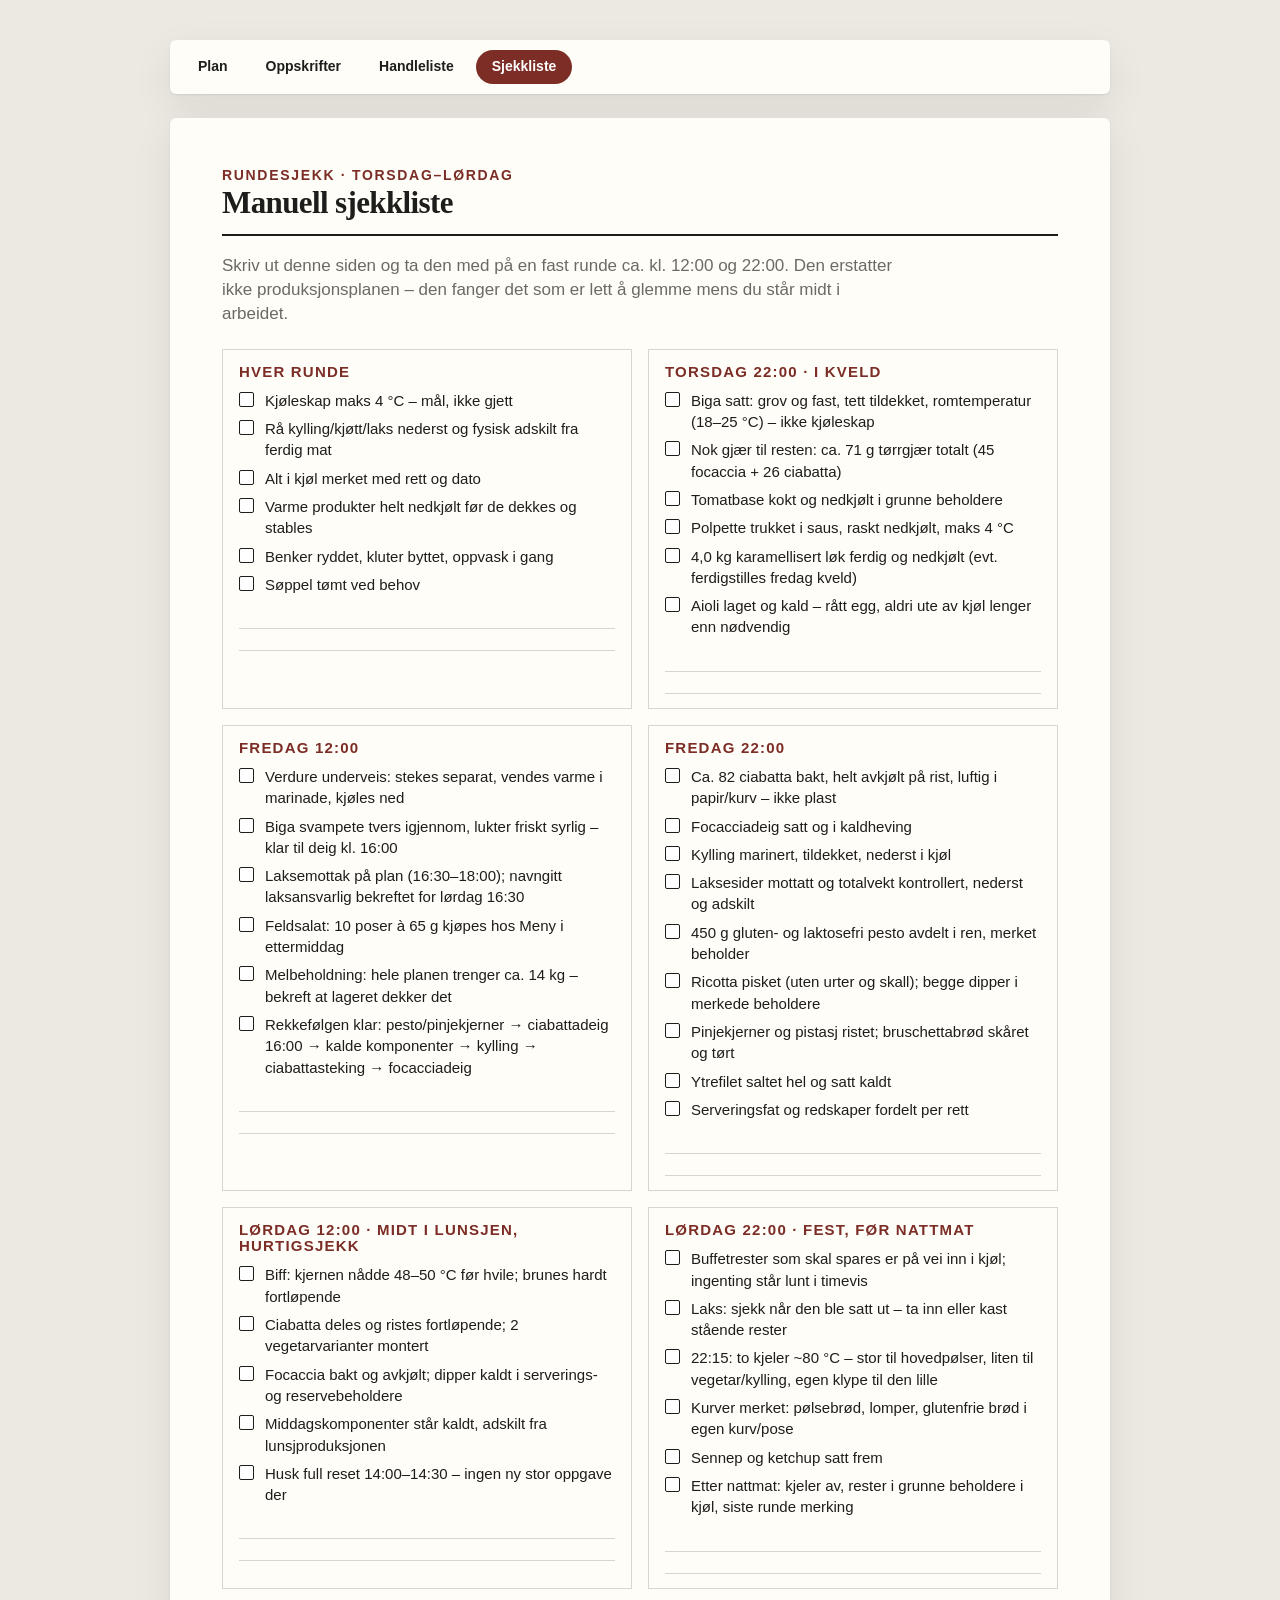
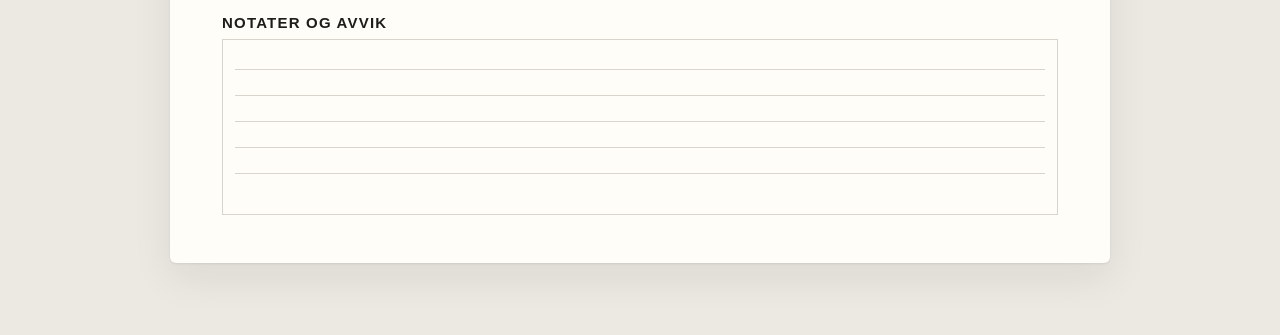
<file: sjekkliste.html>
<!DOCTYPE html>
<html lang="nb">
  <head>
    <meta charset="utf-8" />
    <meta content="width=device-width, initial-scale=1" name="viewport" />
    <title>Sjekkliste – italiensk sharingbuffet</title>
    <link rel="stylesheet" href="styles.css" />
    <script src="nav.js" defer></script>
  </head>
  <body>
    <nav class="site-nav" aria-label="Sider">
      <a href="index.html">Plan</a>
      <a href="oppskrifter.html">Oppskrifter</a>
      <a href="handleliste.html">Handleliste</a>
      <a href="sjekkliste.html" aria-current="page">Sjekkliste</a>
    </nav>
    <main>
      <section class="workflow checklist">
        <header class="dish-header">
          <div class="dish-number">RUNDESJEKK · TORSDAG–LØRDAG</div>
          <h2>Manuell sjekkliste</h2>
        </header>
        <p class="subhead">Skriv ut denne siden og ta den med på en fast runde ca. kl. 12:00 og 22:00. Den erstatter ikke produksjonsplanen – den fanger det som er lett å glemme mens du står midt i arbeidet.</p>
        <div class="check-grid">
          <div class="check-block">
            <h3>Hver runde</h3>
            <ul>
              <li>Kjøleskap maks 4 °C – mål, ikke gjett</li>
              <li>Rå kylling/kjøtt/laks nederst og fysisk adskilt fra ferdig mat</li>
              <li>Alt i kjøl merket med rett og dato</li>
              <li>Varme produkter helt nedkjølt før de dekkes og stables</li>
              <li>Benker ryddet, kluter byttet, oppvask i gang</li>
              <li>Søppel tømt ved behov</li>
            </ul>
            <div class="block-notes" aria-hidden="true"><div></div><div></div></div>
          </div>
          <div class="check-block">
            <h3>Torsdag 22:00 · i kveld</h3>
            <ul>
              <li>Biga satt: grov og fast, tett tildekket, romtemperatur (18–25 °C) – ikke kjøleskap</li>
              <li>Nok gjær til resten: ca. 71 g tørrgjær totalt (45 focaccia + 26 ciabatta)</li>
              <li>Tomatbase kokt og nedkjølt i grunne beholdere</li>
              <li>Polpette trukket i saus, raskt nedkjølt, maks 4 °C</li>
              <li>4,0 kg karamellisert løk ferdig og nedkjølt (evt. ferdigstilles fredag kveld)</li>
              <li>Aioli laget og kald – rått egg, aldri ute av kjøl lenger enn nødvendig</li>
            </ul>
            <div class="block-notes" aria-hidden="true"><div></div><div></div></div>
          </div>
          <div class="check-block">
            <h3>Fredag 12:00</h3>
            <ul>
              <li>Verdure underveis: stekes separat, vendes varme i marinade, kjøles ned</li>
              <li>Biga svampete tvers igjennom, lukter friskt syrlig – klar til deig kl. 16:00</li>
              <li>Laksemottak på plan (16:30–18:00); navngitt laksansvarlig bekreftet for lørdag 16:30</li>
              <li>Feldsalat: 10 poser à 65 g kjøpes hos Meny i ettermiddag</li>
              <li>Melbeholdning: hele planen trenger ca. 14 kg – bekreft at lageret dekker det</li>
              <li>Rekkefølgen klar: pesto/pinjekjerner → ciabattadeig 16:00 → kalde komponenter → kylling → ciabattasteking → focacciadeig</li>
            </ul>
            <div class="block-notes" aria-hidden="true"><div></div><div></div></div>
          </div>
          <div class="check-block">
            <h3>Fredag 22:00</h3>
            <ul>
              <li>Ca. 82 ciabatta bakt, helt avkjølt på rist, luftig i papir/kurv – ikke plast</li>
              <li>Focacciadeig satt og i kaldheving</li>
              <li>Kylling marinert, tildekket, nederst i kjøl</li>
              <li>Laksesider mottatt og totalvekt kontrollert, nederst og adskilt</li>
              <li>450 g gluten- og laktosefri pesto avdelt i ren, merket beholder</li>
              <li>Ricotta pisket (uten urter og skall); begge dipper i merkede beholdere</li>
              <li>Pinjekjerner og pistasj ristet; bruschettabrød skåret og tørt</li>
              <li>Ytrefilet saltet hel og satt kaldt</li>
              <li>Serveringsfat og redskaper fordelt per rett</li>
            </ul>
            <div class="block-notes" aria-hidden="true"><div></div><div></div></div>
          </div>
          <div class="check-block">
            <h3>Lørdag 12:00 · midt i lunsjen, hurtigsjekk</h3>
            <ul>
              <li>Biff: kjernen nådde 48–50 °C før hvile; brunes hardt fortløpende</li>
              <li>Ciabatta deles og ristes fortløpende; 2 vegetarvarianter montert</li>
              <li>Focaccia bakt og avkjølt; dipper kaldt i serverings- og reservebeholdere</li>
              <li>Middagskomponenter står kaldt, adskilt fra lunsjproduksjonen</li>
              <li>Husk full reset 14:00–14:30 – ingen ny stor oppgave der</li>
            </ul>
            <div class="block-notes" aria-hidden="true"><div></div><div></div></div>
          </div>
          <div class="check-block">
            <h3>Lørdag 22:00 · fest, før nattmat</h3>
            <ul>
              <li>Buffetrester som skal spares er på vei inn i kjøl; ingenting står lunt i timevis</li>
              <li>Laks: sjekk når den ble satt ut – ta inn eller kast stående rester</li>
              <li>22:15: to kjeler ~80 °C – stor til hovedpølser, liten til vegetar/kylling, egen klype til den lille</li>
              <li>Kurver merket: pølsebrød, lomper, glutenfrie brød i egen kurv/pose</li>
              <li>Sennep og ketchup satt frem</li>
              <li>Etter nattmat: kjeler av, rester i grunne beholdere i kjøl, siste runde merking</li>
            </ul>
            <div class="block-notes" aria-hidden="true"><div></div><div></div></div>
          </div>
        </div>
        <div class="check-endnotes">
          <h3>Notater og avvik</h3>
          <div class="check-notes">
            <div></div>
            <div></div>
            <div></div>
            <div></div>
            <div></div>
            <div></div>
          </div>
        </div>
      </section>
    </main>
  </body>
</html>
</file>
<file: styles.css>
:root {
  --ink: #1d1d1b;
  --muted: #6c6a64;
  --line: #d9d5cc;
  --paper: #fffdf8;
  --accent: #7b2d26;
  --soft: #f2eee5;
}
* {
  box-sizing: border-box;
}
html {
  background: #ece9e2;
}
body {
  margin: 0 auto;
  max-width: 980px;
  padding: 40px 20px 72px;
  background: transparent;
  color: var(--ink);
  font-family: ui-sans-serif, -apple-system, BlinkMacSystemFont, "Segoe UI",
    Arial, sans-serif;
  line-height: 1.42;
  font-size: 15px;
}
main {
  padding: 0;
}
.cover,
.dish,
.workflow,
.shopping {
  background: var(--paper);
  padding: 48px 52px;
  margin: 0 0 36px;
  border-radius: 6px;
  box-shadow: 0 1px 2px rgba(29,29,27,.08), 0 14px 40px rgba(29,29,27,.08);
}
main > section:last-child {
  margin-bottom: 0;
}
h1,
h2,
h3 {
  margin: 0;
  line-height: 1.08;
}
h1 {
  font-family: Georgia, "Times New Roman", serif;
  font-size: 42px;
  letter-spacing: -.03em;
}
h2 {
  font-family: Georgia, "Times New Roman", serif;
  font-size: 31px;
  letter-spacing: -.02em;
}
h3 {
  font-size: 15px;
  letter-spacing: .08em;
  text-transform: uppercase;
  margin: 24px 0 8px;
}
p {
  margin: 0 0 10px;
}
strong {
  font-weight: 750;
}
.kicker {
  color: var(--accent);
  text-transform: uppercase;
  letter-spacing: .16em;
  font-size: 12px;
  font-weight: 800;
  margin-bottom: 10px;
}
.subhead {
  color: var(--muted);
  font-size: 17px;
  max-width: 680px;
  margin-top: 10px;
}
.meta-row {
  display: flex;
  gap: 12px;
  flex-wrap: wrap;
  margin: 22px 0 26px;
}
.chip {
  border: 1px solid var(--line);
  border-radius: 999px;
  padding: 6px 10px;
  font-size: 12px;
  background: white;
}
.note {
  border-left: 4px solid var(--accent);
  background: var(--soft);
  padding: 12px 14px;
  margin: 18px 0;
}
.cover {
  display: flex;
  flex-direction: column;
}
.cover-header {
  padding-bottom: 22px;
  border-bottom: 2px solid var(--ink);
}
.menu-grid {
  display: grid;
  grid-template-columns: 1fr 1fr;
  gap: 20px 28px;
  margin-top: 24px;
}
.menu-group {
  break-inside: avoid;
}
.menu-group h3 {
  margin-top: 0;
  color: var(--accent);
}
.menu-item {
  margin: 0 0 13px;
}
.menu-item b {
  display: block;
  font-size: 16px;
}
.menu-item span {
  color: var(--muted);
}
.cover-footer {
  margin-top: 32px;
  border-top: 1px solid var(--line);
  padding-top: 12px;
  color: var(--muted);
  font-size: 12px;
  display: flex;
  justify-content: space-between;
  gap: 16px;
}
.dish {
  break-before: page;
  page-break-before: always;
}
.dish-header {
  border-bottom: 2px solid var(--ink);
  padding-bottom: 15px;
  margin-bottom: 18px;
}
.dish-titleline {
  display: flex;
  justify-content: space-between;
  gap: 20px;
  align-items: flex-end;
}
.dish-number {
  color: var(--accent);
  font-size: 14px;
  font-weight: 800;
  letter-spacing: .12em;
}
.weight {
  text-align: right;
  font-size: 13px;
  color: var(--muted);
  white-space: nowrap;
}
.prepbox {
  display: grid;
  grid-template-columns: 1fr 1fr;
  gap: 0;
  border: 1px solid var(--line);
  margin: 18px 0 20px;
  break-inside: avoid;
}
.prepbox > div {
  padding: 12px 14px;
}
.prepbox > div + div {
  border-left: 1px solid var(--line);
}
.prepbox b {
  display: block;
  margin-bottom: 4px;
}
table {
  width: 100%;
  border-collapse: collapse;
  margin: 8px 0 18px;
  font-size: 14px;
}
th {
  text-align: left;
  font-size: 11px;
  text-transform: uppercase;
  letter-spacing: .1em;
  color: var(--muted);
  border-bottom: 2px solid var(--ink);
  padding: 7px 8px;
}
td {
  border-bottom: 1px solid var(--line);
  padding: 7px 8px;
  vertical-align: top;
}
td.qty {
  width: 120px;
  font-variant-numeric: tabular-nums;
  white-space: nowrap;
  font-weight: 700;
}
ol {
  margin: 8px 0 18px 22px;
  padding: 0;
}
li {
  margin: 0 0 8px;
  padding-left: 3px;
}
.serve {
  background: var(--soft);
  padding: 13px 15px;
  margin: 10px 0 16px;
  break-inside: avoid;
}
.tip {
  border: 1px solid var(--line);
  padding: 12px 14px;
  break-inside: avoid;
}
.tip strong {
  color: var(--accent);
}
.small {
  font-size: 12px;
  color: var(--muted);
}
.workflow {
  break-before: page;
  page-break-before: always;
}
.workflow-grid {
  display: grid;
  grid-template-columns: 1fr 1fr;
  gap: 18px;
}
.workflow-card {
  border: 1px solid var(--line);
  padding: 14px;
  break-inside: avoid;
}
.workflow-card h3 {
  margin-top: 0;
}
@media print {
  @page {
    size: A4;
    margin: 13mm 14mm 14mm;
  }
  html,
  body {
    background: white;
  }
  body {
    max-width: none;
    font-size: 9.5pt;
    line-height: 1.35;
    padding: 0;
  }
  main {
    padding: 0;
  }
  .cover,
  .dish,
  .workflow,
  .shopping {
    background: none;
    padding: 0;
    margin: 0;
    border-radius: 0;
    box-shadow: none;
  }
  h1 {
    font-size: 26pt;
  }
  h2 {
    font-size: 18pt;
  }
  h3 {
    font-size: 9pt;
    margin: 14px 0 6px;
  }
  .subhead {
    font-size: 11.5pt;
  }
  .chip,
  .kicker,
  .cover-footer {
    font-size: 8.5pt;
  }
  .menu-item b {
    font-size: 10.5pt;
  }
  .dish-number {
    font-size: 9pt;
  }
  .weight {
    font-size: 8.5pt;
  }
  table {
    font-size: 9pt;
    margin: 6px 0 12px;
  }
  th {
    font-size: 7.5pt;
    padding: 4px 6px;
  }
  td {
    padding: 4px 6px;
  }
  td.qty {
    width: 95px;
  }
  ol {
    margin: 6px 0 12px 18px;
  }
  li {
    margin-bottom: 5px;
  }
  .note,
  .serve,
  .tip,
  .prepbox > div,
  .workflow-card {
    padding: 8px 10px;
  }
  .note,
  .serve {
    margin: 12px 0;
  }
  .small {
    font-size: 8.5pt;
  }
  .cover {
    min-height: 267mm;
  }
  .cover-footer {
    margin-top: auto;
  }
  .dish {
    min-height: 267mm;
  }
  a {
    color: inherit;
    text-decoration: none;
  }
}
@media (max-width:700px) {
  body {
    padding: 14px 10px 48px;
  }
  .cover,
  .dish,
  .workflow,
  .shopping {
    padding: 28px 18px;
    margin-bottom: 18px;
    border-radius: 4px;
  }
  h1 {
    font-size: 33px;
  }
  h2 {
    font-size: 26px;
  }
  .menu-grid,
  .workflow-grid {
    grid-template-columns: 1fr;
  }
  .prepbox {
    grid-template-columns: 1fr;
  }
  .prepbox > div + div {
    border-left: 0;
    border-top: 1px solid var(--line);
  }
  .dish-titleline {
    display: block;
  }
  .weight {
    text-align: left;
    margin-top: 8px;
  }
}

.shopping {
  break-before: page;
  page-break-before: always;
}
.shopping-intro {
  max-width: 760px;
  color: var(--muted);
  margin: 0 0 18px;
}
.shopping-group {
  margin: 0 0 22px;
  break-inside: avoid-page;
}
.shopping-group h3 {
  color: var(--accent);
  border-bottom: 1px solid var(--line);
  padding-bottom: 7px;
}
.group-toggle {
  display: flex;
  align-items: center;
  gap: 10px;
  width: 100%;
  padding: 0;
  border: 0;
  background: none;
  font: inherit;
  letter-spacing: inherit;
  text-transform: inherit;
  color: inherit;
  text-align: left;
  cursor: pointer;
  -webkit-tap-highlight-color: transparent;
}
.group-title {
  min-width: 0;
}
.group-caret {
  flex: none;
  width: 8px;
  height: 8px;
  margin-top: -3px;
  border-right: 2px solid currentColor;
  border-bottom: 2px solid currentColor;
  transform: rotate(-45deg);
  transition: transform .18s ease;
}
.shopping-group.open .group-caret {
  transform: rotate(45deg);
  margin-top: -6px;
}
.group-meta {
  margin-left: auto;
  padding-left: 10px;
  font-weight: 600;
  font-size: 12px;
  letter-spacing: 0;
  text-transform: none;
  color: var(--muted);
  white-space: nowrap;
}
.shopping-group:not(.open) .group-body {
  display: none;
}
@media print {
  .shopping-group .group-body {
    display: block !important;
  }
  .group-caret,
  .group-meta {
    display: none;
  }
}
.shopping td:first-child {
  width: 28px;
  text-align: center;
  font-size: 16px;
}
.shopping td:nth-child(2) {
  width: 150px;
  font-weight: 750;
  white-space: nowrap;
}
.shopping .buy {
  color: var(--muted);
}
tr {
  break-inside: avoid;
  page-break-inside: avoid;
}
thead {
  display: table-header-group;
}

/* ---- Shared page navigation ---- */
.site-nav {
  display: flex;
  gap: 6px;
  background: var(--paper);
  border-radius: 6px;
  padding: 10px 12px;
  margin: 0 0 24px;
  box-shadow: 0 1px 2px rgba(29,29,27,.08), 0 14px 40px rgba(29,29,27,.08);
}
.site-nav a {
  padding: 7px 16px;
  border-radius: 999px;
  text-decoration: none;
  color: var(--ink);
  font-weight: 700;
  font-size: 14px;
}
.site-nav a:hover {
  background: var(--soft);
}
.site-nav a[aria-current="page"] {
  background: var(--accent);
  color: #fff;
}
@media print {
  .site-nav {
    display: none;
  }
}

/* ---- Floating anchor menu ---- */
.page-toc {
  display: none;
  position: fixed;
  top: 40px;
  left: calc(50% + 506px);
  width: 200px;
  max-height: calc(100vh - 80px);
  overflow-y: auto;
  overscroll-behavior: contain;
  font-size: 12px;
}
@media (min-width: 1420px) {
  .page-toc {
    display: block;
  }
}
.page-toc-title {
  font-size: 11px;
  font-weight: 800;
  text-transform: uppercase;
  letter-spacing: .12em;
  color: var(--muted);
  margin: 0 0 6px;
  padding-left: 11px;
}
.page-toc a {
  display: block;
  padding: 3px 10px;
  border-left: 2px solid var(--line);
  color: var(--muted);
  text-decoration: none;
  white-space: nowrap;
  overflow: hidden;
  text-overflow: ellipsis;
}
.page-toc a:hover {
  color: var(--ink);
}
.page-toc a.active {
  color: var(--accent);
  border-left-color: var(--accent);
  font-weight: 700;
}
.page-toc a.toc-sub {
  padding-left: 24px;
}
[id] {
  scroll-margin-top: 18px;
}
@media print {
  .page-toc {
    display: none;
  }
}

/* ---- Floating contents button (screens without the fixed sidebar) ---- */
.toc-fab {
  display: none;
}
@media (max-width: 1419.98px) {
  .toc-fab {
    display: block;
  }
}
.toc-fab-btn {
  position: fixed;
  right: 16px;
  bottom: calc(16px + env(safe-area-inset-bottom, 0px));
  z-index: 60;
  width: 52px;
  height: 52px;
  border: 0;
  border-radius: 50%;
  background: var(--accent);
  color: #fff;
  box-shadow: 0 2px 6px rgba(29,29,27,.25), 0 10px 28px rgba(29,29,27,.28);
  cursor: pointer;
  -webkit-tap-highlight-color: transparent;
}
.toc-fab-icon {
  display: block;
  position: relative;
  width: 18px;
  height: 14px;
  margin: 0 auto;
}
.toc-fab-icon i {
  position: absolute;
  left: 0;
  right: 0;
  height: 2px;
  border-radius: 1px;
  background: currentColor;
  transition: transform .22s ease, opacity .18s ease, top .22s ease;
}
.toc-fab-icon i:nth-child(1) { top: 0; }
.toc-fab-icon i:nth-child(2) { top: 6px; }
.toc-fab-icon i:nth-child(3) { top: 12px; }
.toc-fab.open .toc-fab-icon i:nth-child(1) { top: 6px; transform: rotate(45deg); }
.toc-fab.open .toc-fab-icon i:nth-child(2) { opacity: 0; }
.toc-fab.open .toc-fab-icon i:nth-child(3) { top: 6px; transform: rotate(-45deg); }
.toc-fab-backdrop {
  position: fixed;
  inset: 0;
  z-index: 58;
  background: rgba(29,29,27,.35);
  opacity: 0;
  visibility: hidden;
  transition: opacity .2s ease, visibility 0s linear .2s;
}
.toc-fab.open .toc-fab-backdrop {
  opacity: 1;
  visibility: visible;
  transition: opacity .2s ease;
}
.toc-fab-panel {
  position: fixed;
  right: 16px;
  bottom: calc(80px + env(safe-area-inset-bottom, 0px));
  z-index: 59;
  width: min(320px, calc(100vw - 32px));
  max-height: min(65vh, 540px);
  max-height: min(65dvh, 540px);
  display: flex;
  flex-direction: column;
  background: var(--paper);
  border-radius: 12px;
  box-shadow: 0 2px 6px rgba(29,29,27,.16), 0 18px 50px rgba(29,29,27,.3);
  overflow: hidden;
  opacity: 0;
  visibility: hidden;
  transform: translateY(8px) scale(.96);
  transform-origin: bottom right;
  transition: opacity .18s ease, transform .18s ease, visibility 0s linear .18s;
}
.toc-fab.open .toc-fab-panel {
  opacity: 1;
  visibility: visible;
  transform: none;
  transition: opacity .18s ease, transform .18s ease;
}
.toc-fab-pages {
  flex: none;
  display: flex;
  gap: 4px;
  padding: 10px;
  border-bottom: 1px solid var(--line);
}
.toc-fab-pages a {
  flex: 1 1 0;
  text-align: center;
  padding: 7px 4px;
  border-radius: 999px;
  font-weight: 700;
  font-size: 13px;
  color: var(--ink);
  text-decoration: none;
  white-space: nowrap;
  overflow: hidden;
  text-overflow: ellipsis;
}
.toc-fab-pages a[aria-current="page"] {
  background: var(--accent);
  color: #fff;
}
.toc-fab-panel .page-toc-title {
  flex: none;
  margin: 10px 0 4px;
  padding-left: 21px;
}
.toc-fab-list {
  overflow-y: auto;
  overscroll-behavior: contain;
  padding: 0 10px 12px;
}
.toc-fab-list a {
  display: block;
  padding: 8px 10px;
  border-left: 2px solid var(--line);
  color: var(--muted);
  font-size: 14px;
  text-decoration: none;
  white-space: nowrap;
  overflow: hidden;
  text-overflow: ellipsis;
}
.toc-fab-list a.active {
  color: var(--accent);
  border-left-color: var(--accent);
  font-weight: 700;
}
.toc-fab-list a.toc-sub {
  padding-left: 26px;
}
.toc-fab-lock,
.toc-fab-lock body {
  overflow: hidden;
}
@media print {
  .toc-fab {
    display: none;
  }
}

/* ---- Priced shopping list ---- */
.cost-summary {
  display: grid;
  grid-template-columns: repeat(3, 1fr);
  gap: 12px;
  margin: 18px 0 26px;
}
.cost-box {
  border: 1px solid var(--line);
  border-radius: 6px;
  padding: 14px 16px;
  background: #fff;
}
.cost-box b {
  display: block;
  font-size: 24px;
  font-variant-numeric: tabular-nums;
  letter-spacing: -.01em;
}
.cost-box span {
  color: var(--muted);
  font-size: 12px;
  text-transform: uppercase;
  letter-spacing: .08em;
}
.cost-box--accent {
  border-color: var(--accent);
  background: var(--soft);
}
.cost-box--accent b {
  color: var(--accent);
}
.table-scroll {
  overflow-x: auto;
}
.shopping--priced td:first-child {
  width: 34px;
}
.shopping--priced td:nth-child(2) {
  width: 105px;
  white-space: nowrap;
  font-weight: 700;
  font-variant-numeric: tabular-nums;
}
.shopping--priced th.num,
.shopping--priced td.num {
  text-align: right;
  white-space: nowrap;
  font-variant-numeric: tabular-nums;
}
.shopping--priced input[type="checkbox"] {
  width: 17px;
  height: 17px;
  accent-color: var(--accent);
  cursor: pointer;
}
.shopping--priced tr.done td {
  color: var(--muted);
}
.shopping--priced tr.done td:nth-child(3),
.shopping--priced tr.done td:nth-child(4) {
  text-decoration: line-through;
  text-decoration-color: rgba(29,29,27,.45);
}
.shopping--priced tfoot td {
  border-top: 2px solid var(--ink);
  border-bottom: 0;
  font-weight: 750;
}
.vendor-sub {
  color: var(--muted);
  font-weight: 400;
  font-size: 13px;
  text-transform: none;
  letter-spacing: 0;
  margin-left: 8px;
}
.vendor-note {
  color: var(--muted);
  font-size: 13px;
  margin: -2px 0 12px;
}
.sync-status {
  color: var(--muted);
  font-size: 13px;
  margin: 10px 0 0;
}
.sync-status--offline {
  color: var(--accent);
}
.shopping--priced a {
  color: inherit;
  text-decoration-color: rgba(123,45,38,.5);
  text-underline-offset: 2px;
}
.shopping--priced a:hover {
  color: var(--accent);
}
@media (max-width: 700px) {
  .cost-summary {
    grid-template-columns: 1fr;
  }
}

/* ---- View toggle & item tags ---- */
.view-toggle {
  display: flex;
  align-items: center;
  gap: 6px;
  flex-wrap: wrap;
  margin: 0 0 20px;
}
.view-toggle-label {
  color: var(--muted);
  font-size: 12px;
  text-transform: uppercase;
  letter-spacing: .08em;
  margin-right: 4px;
}
.view-toggle button {
  border: 1px solid var(--line);
  background: #fff;
  border-radius: 999px;
  padding: 7px 16px;
  font: inherit;
  font-weight: 700;
  font-size: 14px;
  color: var(--ink);
  cursor: pointer;
}
.view-toggle button:hover {
  background: var(--soft);
}
.view-toggle button[aria-pressed="true"] {
  background: var(--accent);
  border-color: var(--accent);
  color: #fff;
}
.item-tag {
  display: inline-block;
  margin-left: 8px;
  padding: 1px 8px;
  border: 1px solid var(--line);
  border-radius: 999px;
  background: #fff;
  color: var(--muted);
  font-size: 10px;
  font-weight: 700;
  text-transform: uppercase;
  letter-spacing: .06em;
  vertical-align: middle;
  white-space: nowrap;
}
@media print {
  .view-toggle {
    display: none;
  }
}

/* ---- Print: shopping list becomes a clean inventory sheet ----
   Notes, prices, product references, and subtotals are hidden; three
   print-only tick columns (one per day) appear instead. */
.day-col,
.inventory-flag {
  display: none;
}
@media print {
  .inventory-flag {
    display: inline;
  }
  .prices-flag,
  .shopping--priced .shopping-intro,
  .shopping--priced .cost-summary,
  .shopping--priced .weight,
  .shopping .note,
  .vendor-note,
  .vendor-sub,
  .shopping--priced tfoot,
  .shopping--priced th:nth-child(1),
  .shopping--priced td:nth-child(1),
  .shopping--priced th:nth-child(4),
  .shopping--priced td:nth-child(4),
  .shopping--priced th:nth-child(5),
  .shopping--priced td:nth-child(5) {
    display: none;
  }
  .shopping--priced .day-col {
    display: table-cell;
  }
  .shopping--priced th.day-col,
  .shopping--priced td.day-col {
    border-left: 1px solid var(--line);
    text-align: center;
  }
  .shopping--priced td.day-col {
    width: 58px;
  }
  .shopping--priced th.day-col:last-child,
  .shopping--priced td.day-col:last-child {
    border-right: 1px solid var(--line);
  }
  /* Room for a handwritten amount/count in each day cell. */
  .shopping--priced tbody td {
    padding-top: 7px;
    padding-bottom: 7px;
  }
  /* Items checked off on screen should not look "done" on the inventory sheet. */
  .shopping--priced tr.done td {
    color: var(--ink);
  }
  .shopping--priced tr.done td:nth-child(3) {
    text-decoration: none;
  }
}

/* ---- Printable round checklist ---- */
.checklist .subhead {
  margin: 12px 0 0;
}
.check-grid {
  display: grid;
  grid-template-columns: 1fr 1fr;
  gap: 16px;
  margin-top: 22px;
}
.check-block {
  border: 1px solid var(--line);
  padding: 14px 16px;
  break-inside: avoid;
}
.check-block h3 {
  margin: 0 0 10px;
  color: var(--accent);
}
.check-block ul {
  list-style: none;
  margin: 0;
  padding: 0;
}
.check-block li {
  position: relative;
  margin: 0 0 7px;
  padding-left: 26px;
}
.check-block li::before {
  content: "";
  position: absolute;
  left: 0;
  top: 2px;
  width: 13px;
  height: 13px;
  border: 1.5px solid var(--ink);
  border-radius: 2px;
  background: #fff;
}
.block-notes {
  margin-top: 12px;
}
.block-notes div {
  border-bottom: 1px solid var(--line);
  height: 22px;
}
.check-endnotes {
  margin-top: 26px;
  break-inside: avoid;
}
.check-notes {
  border: 1px solid var(--line);
  padding: 4px 12px 14px;
}
.check-notes div {
  border-bottom: 1px solid var(--line);
  height: 26px;
}
.check-notes div:last-child {
  border-bottom: 0;
}
@media (max-width: 700px) {
  .check-grid {
    grid-template-columns: 1fr;
  }
}
@media print {
  .check-grid {
    gap: 10px;
    margin-top: 14px;
  }
  .check-block {
    padding: 8px 10px;
  }
  .check-block li {
    margin-bottom: 4px;
    padding-left: 20px;
  }
  .check-block li::before {
    width: 10px;
    height: 10px;
  }
  .block-notes div {
    height: 18px;
  }
  .check-notes div {
    height: 22px;
  }
}
</file>
